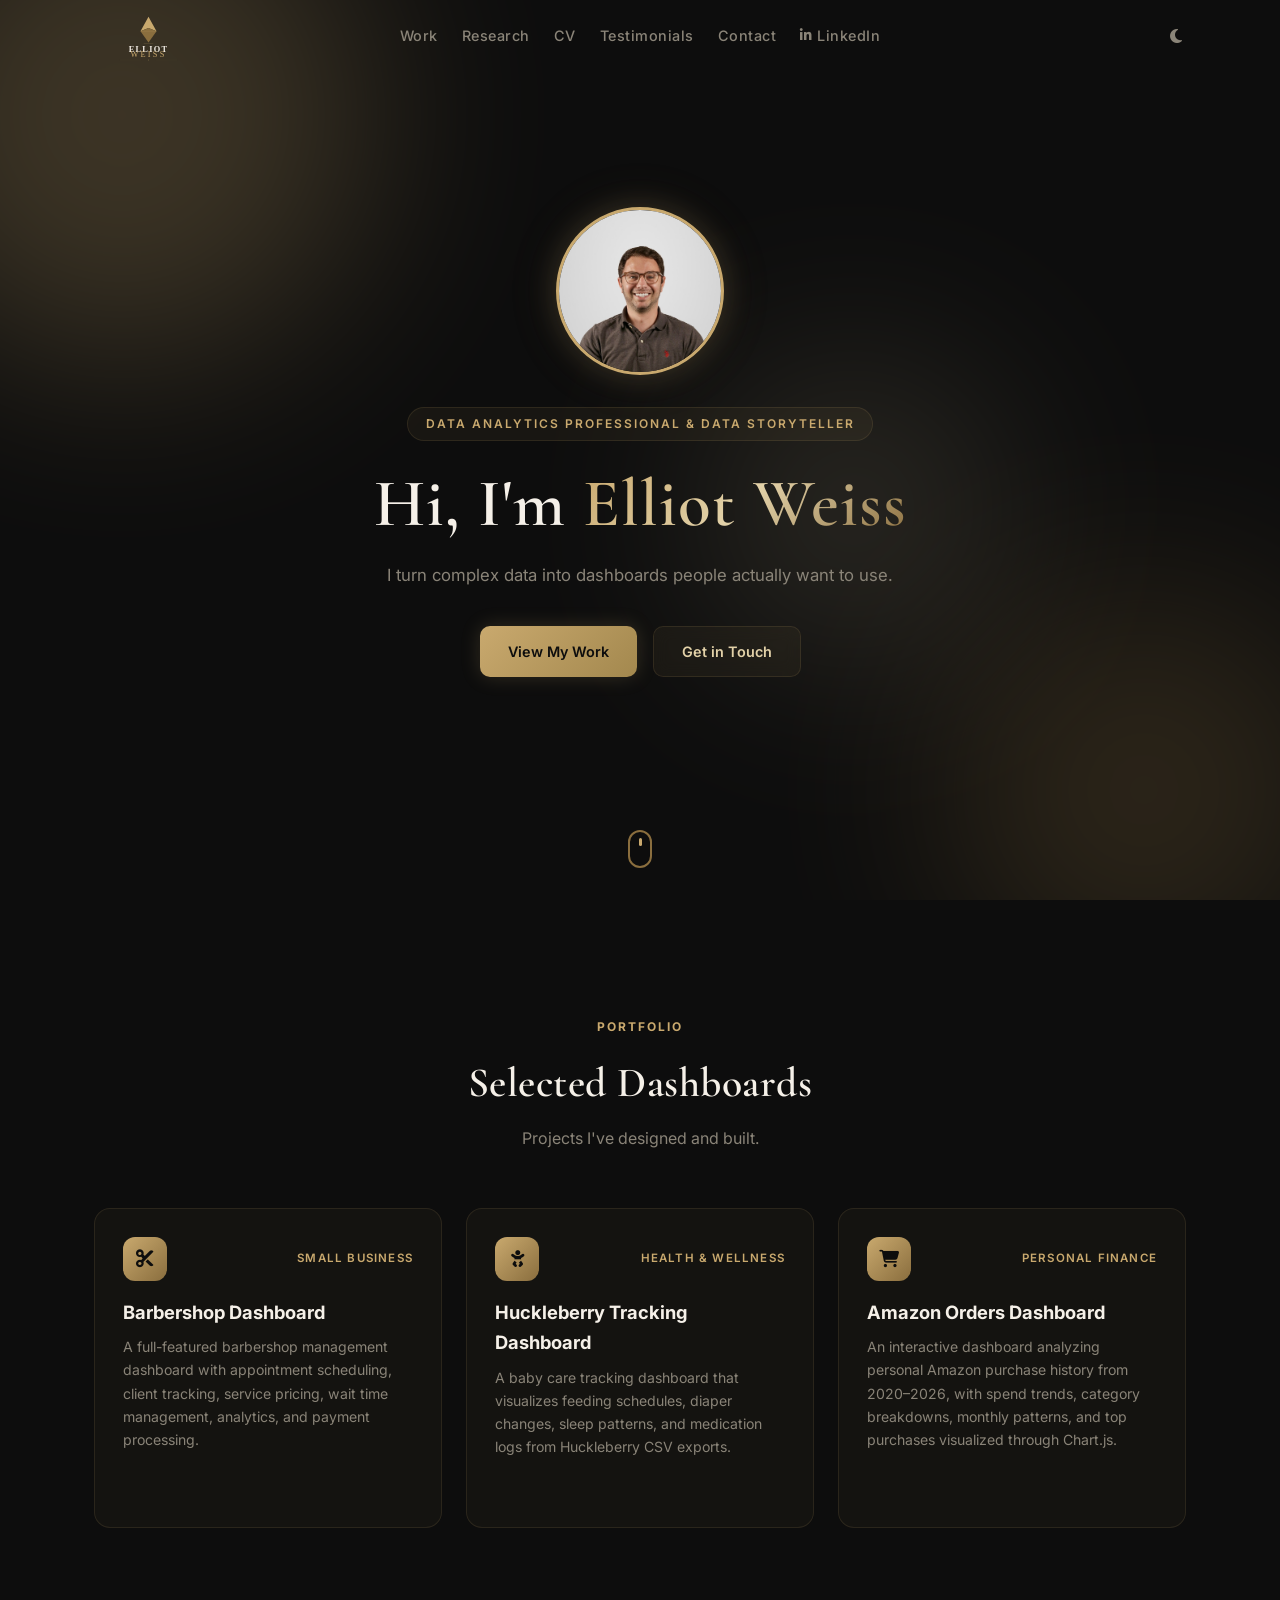
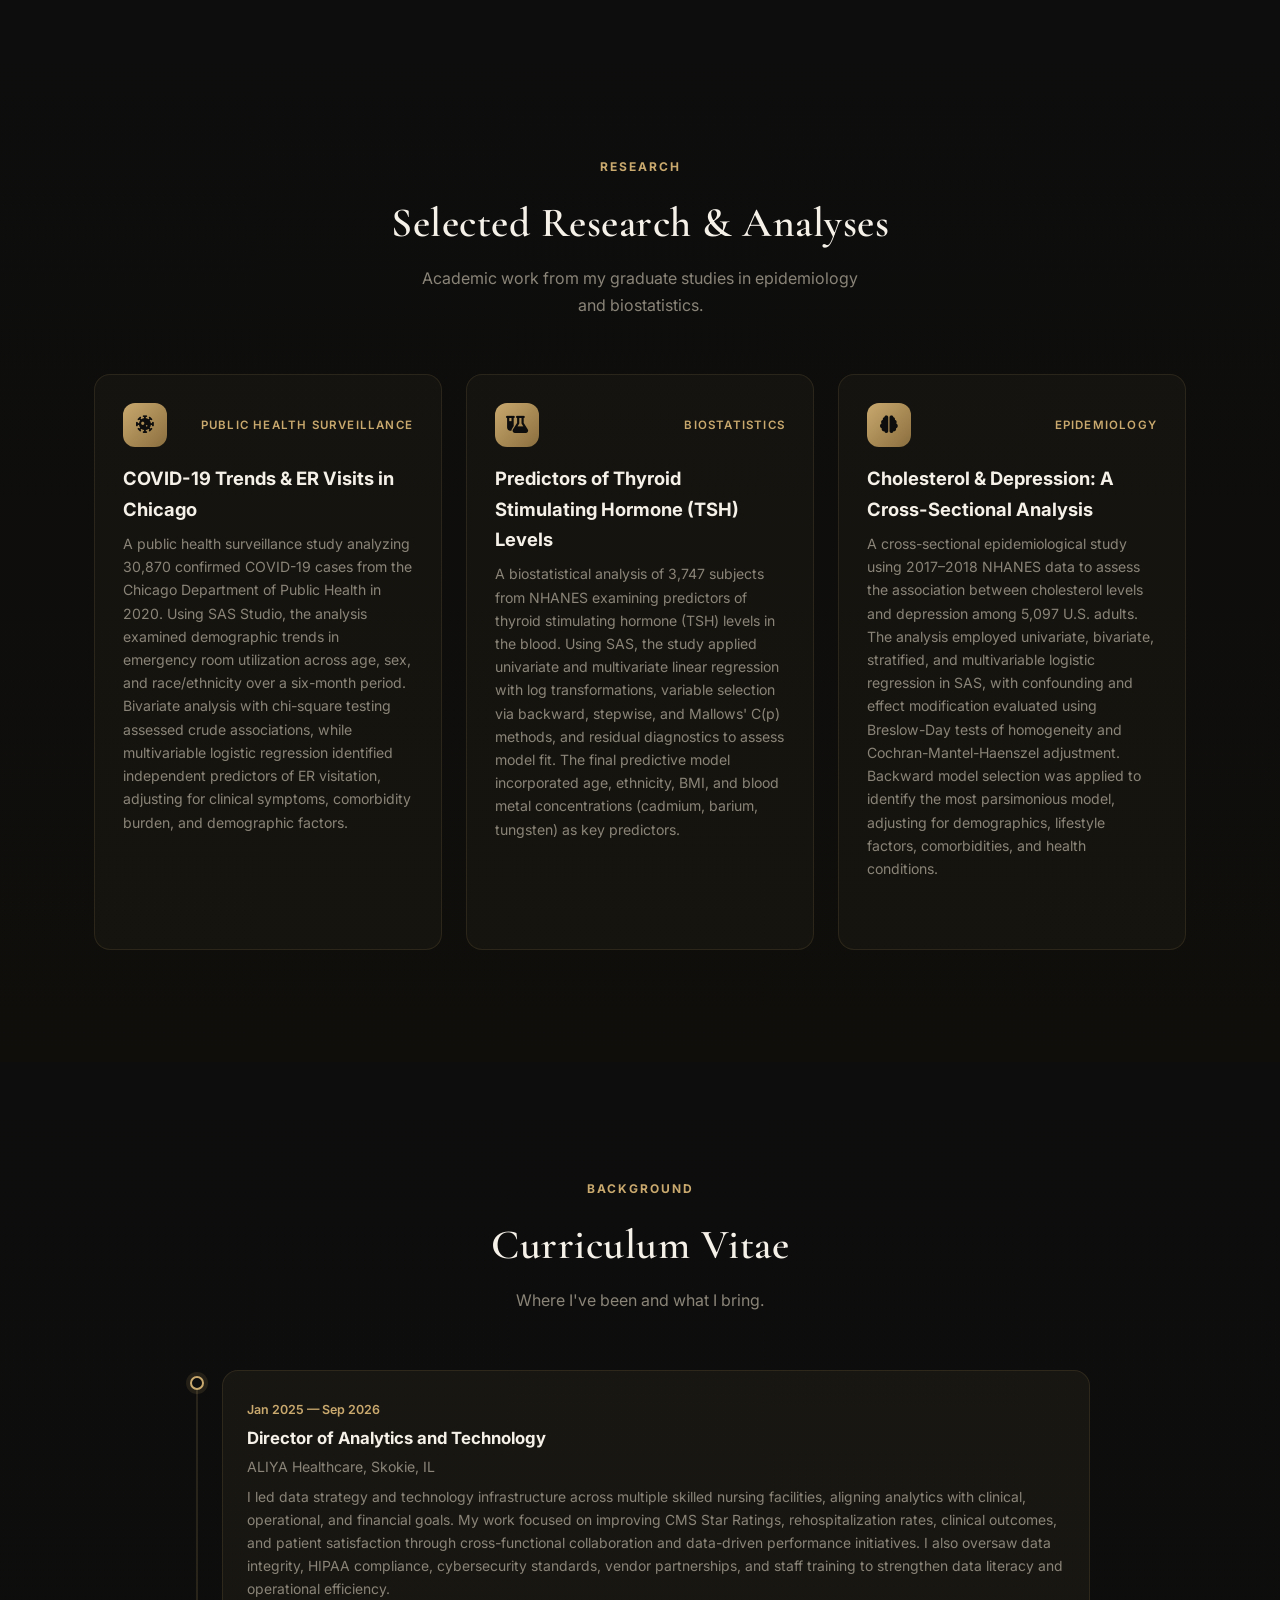
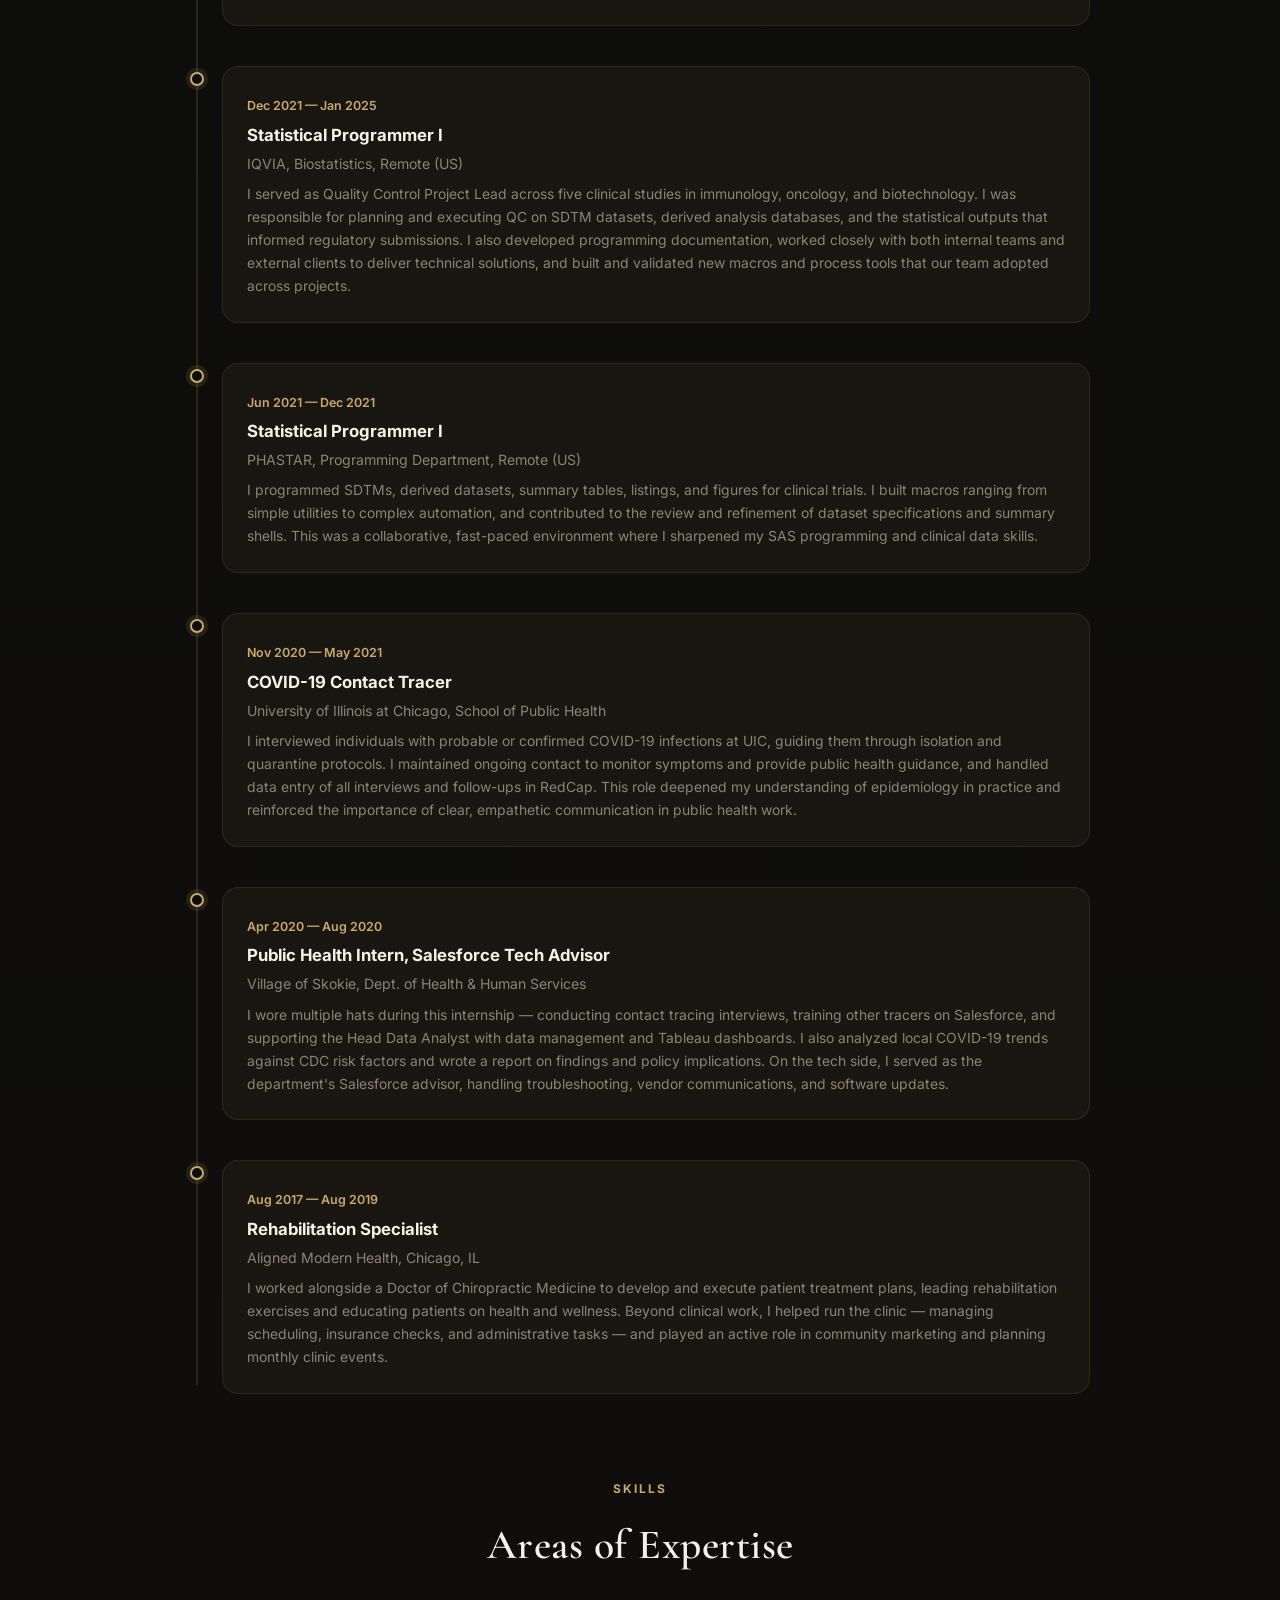
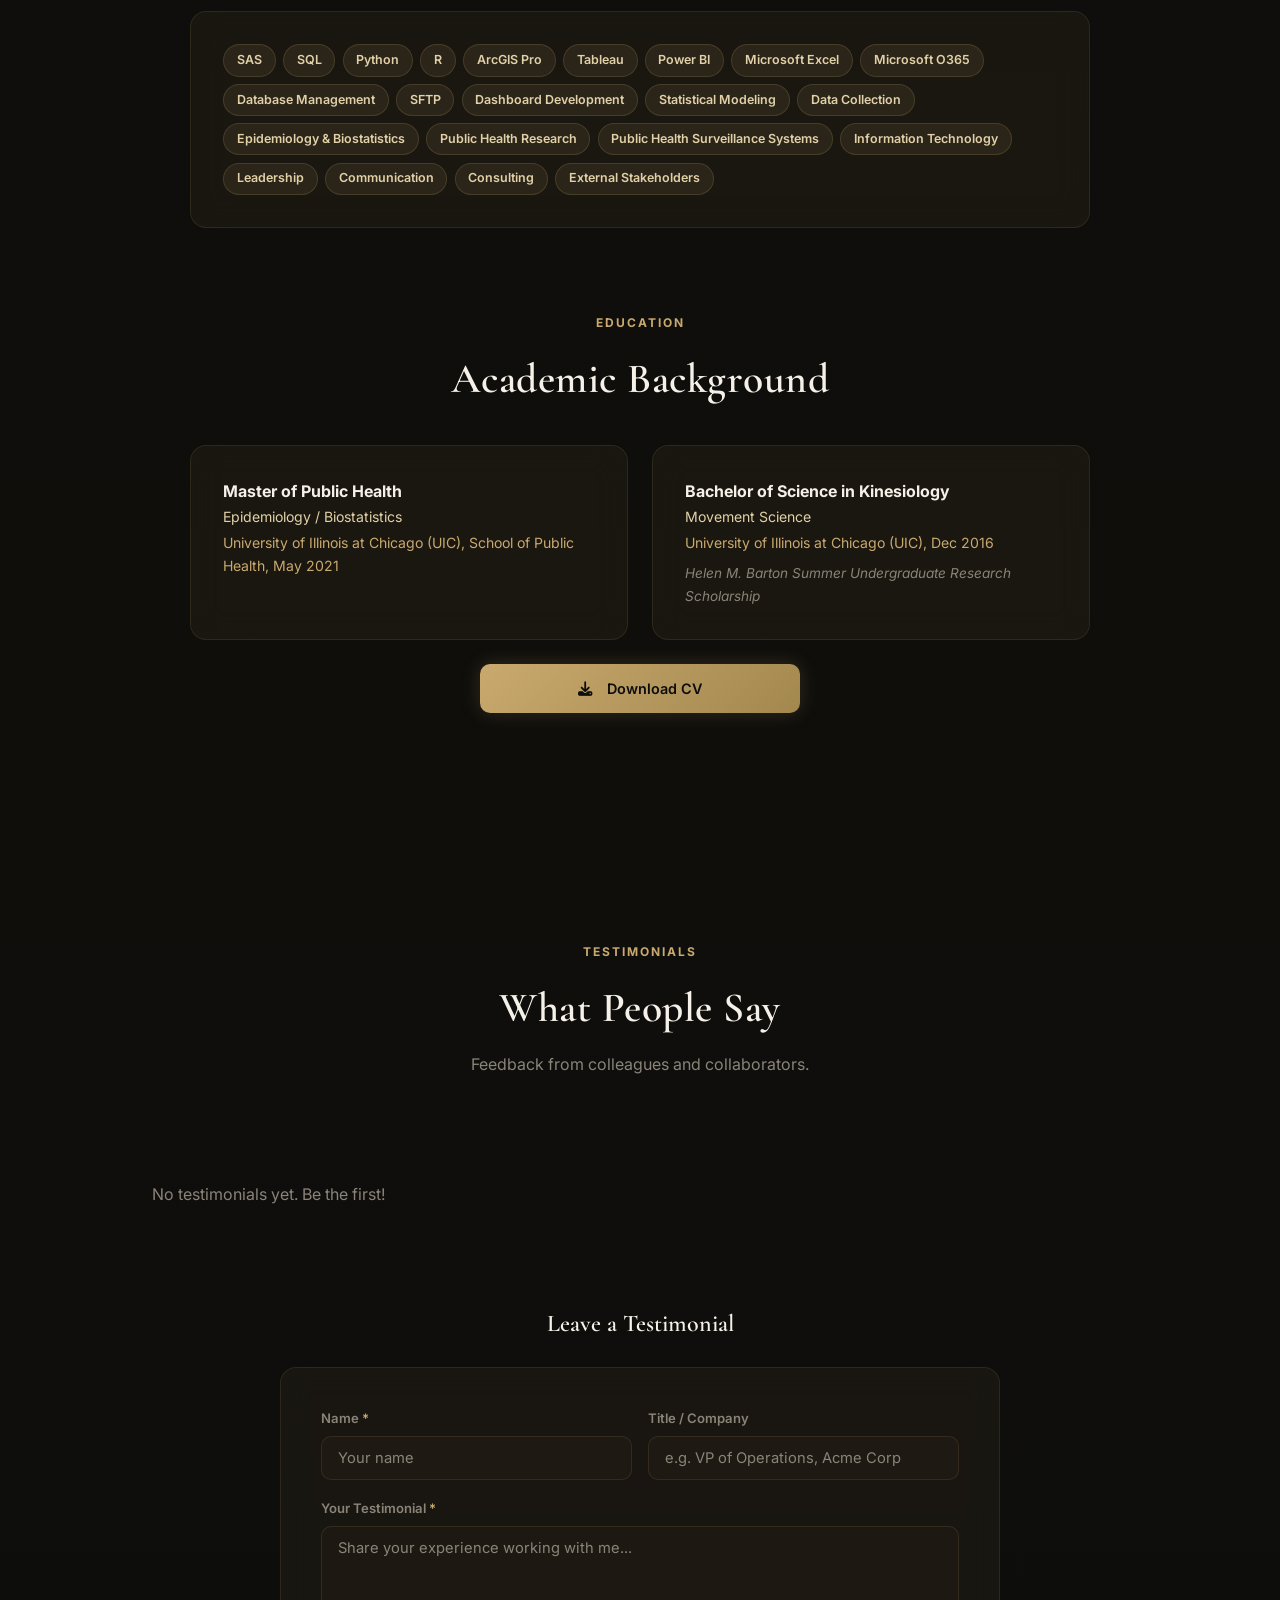
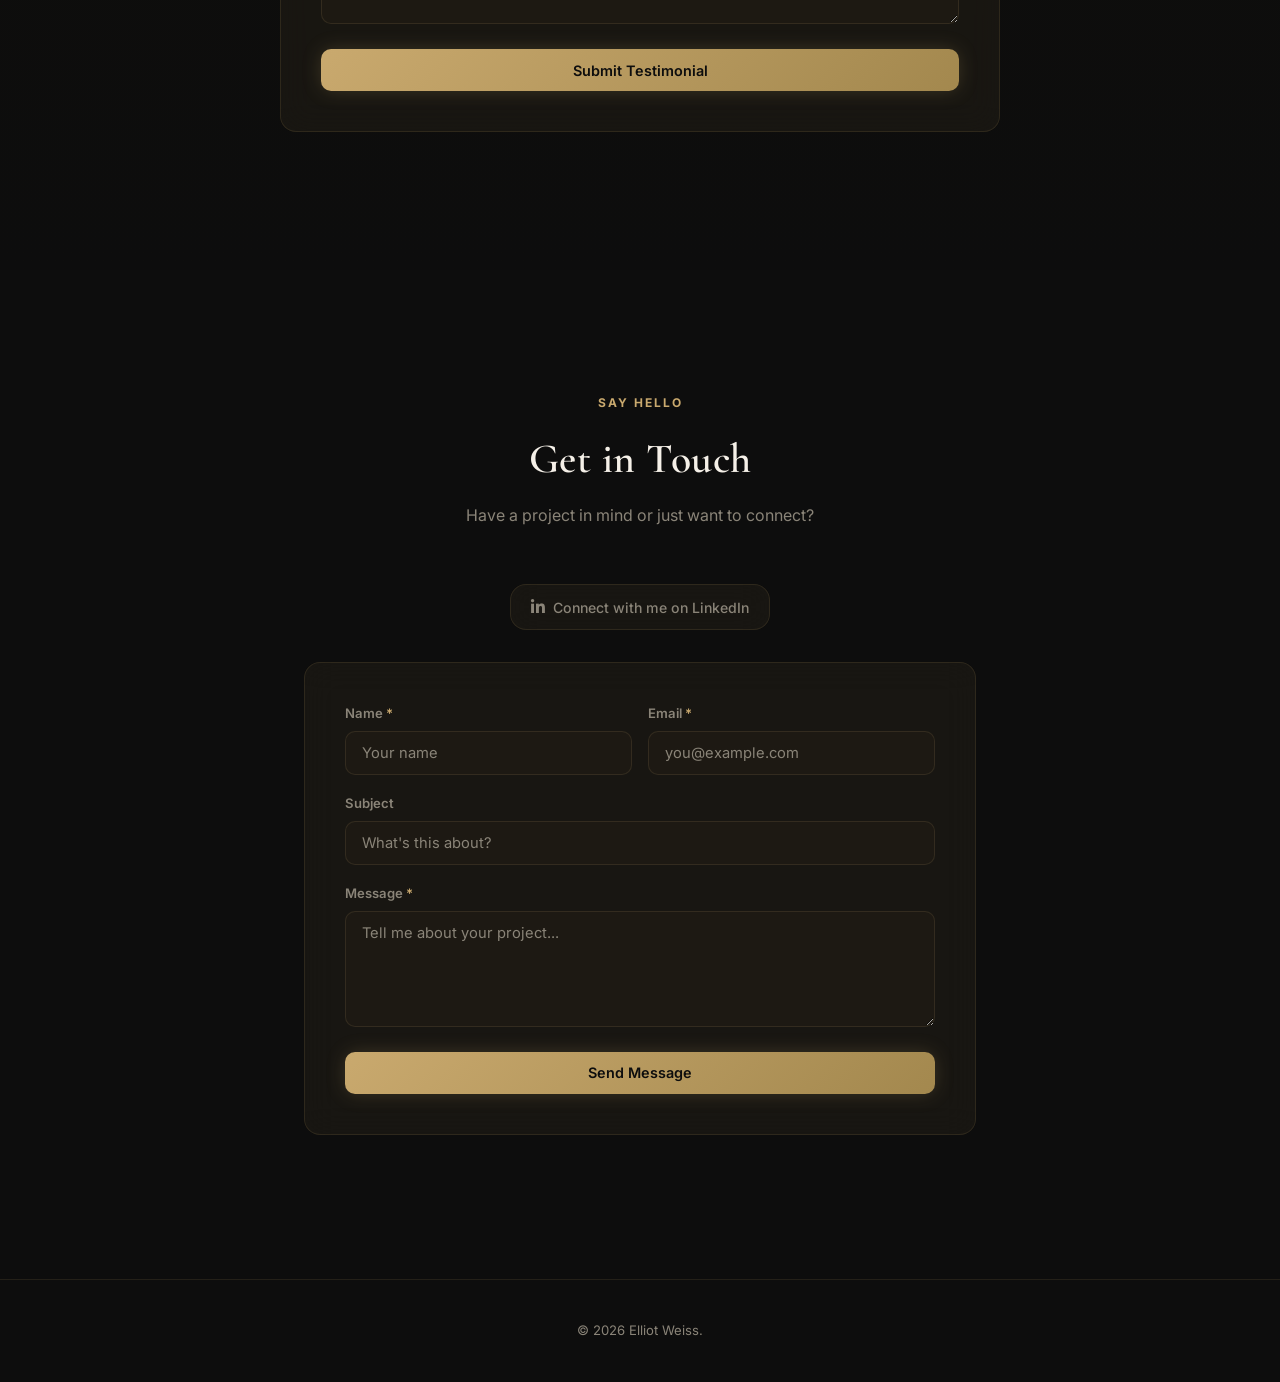
<file: index.html>
<!DOCTYPE html>
<html lang="en">
<head>
  <meta charset="UTF-8">
  <meta name="viewport" content="width=device-width, initial-scale=1.0">
  <title>Elliot Weiss — Data Analytics & Dashboard Portfolio</title>
  <meta name="google-site-verification" content="f-C87Oy6YEfUDrkVESBtWCWHEvWhY3kWT3W2vEYJ70Q">
  <meta name="description" content="Portfolio of Elliot Weiss — data analytics professional specializing in dashboards, data storytelling, epidemiology, and biostatistics. View interactive dashboards, research, and more.">
  <link rel="canonical" href="https://elliot-weiss.com/">

  <!-- Favicon -->
  <link rel="icon" type="image/x-icon" href="static/favicon.ico">
  <link rel="apple-touch-icon" href="static/apple-touch-icon.png">

  <!-- Open Graph -->
  <meta property="og:type" content="website">
  <meta property="og:url" content="https://elliot-weiss.com/">
  <meta property="og:title" content="Elliot Weiss — Data Analytics & Dashboard Portfolio">
  <meta property="og:description" content="I turn complex data into dashboards people actually want to use. View interactive dashboards, epidemiology research, and more.">
  <meta property="og:image" content="https://elliot-weiss.com/static/headshot.jpeg">
  <meta property="og:image:width" content="600">
  <meta property="og:image:height" content="600">

  <!-- Structured Data -->
  <script type="application/ld+json">
  {
    "@context": "https://schema.org",
    "@type": "Person",
    "name": "Elliot Weiss",
    "url": "https://elliot-weiss.com",
    "jobTitle": "Director of Analytics and Technology",
    "sameAs": ["https://linkedin.com/in/eweiss225"],
    "knowsAbout": ["Data Analytics", "Dashboard Development", "Epidemiology", "Biostatistics", "Data Storytelling", "SAS", "SQL", "Python", "Tableau", "Power BI"],
    "image": "https://elliot-weiss.com/static/headshot.jpeg"
  }
  </script>

  <link rel="preconnect" href="https://fonts.googleapis.com">
  <link href="https://fonts.googleapis.com/css2?family=Cormorant+Garamond:wght@300;400;500;600;700&family=Inter:wght@400;500;600;700;800;900&display=swap" rel="stylesheet">
  <link rel="stylesheet" href="https://cdnjs.cloudflare.com/ajax/libs/font-awesome/6.5.1/css/all.min.css">
  <link rel="stylesheet" href="static/style.css">
  <!-- Google Analytics -->
  <script async src="https://www.googletagmanager.com/gtag/js?id=G-BVHH5S75TG"></script>
  <script>
    window.dataLayer = window.dataLayer || [];
    function gtag(){dataLayer.push(arguments);}
    gtag('js', new Date());
    gtag('config', 'G-BVHH5S75TG');
  </script>
</head>
<body>

  <!-- ─── Navbar ─── -->
  <nav id="navbar">
    <div class="nav-inner">
      <a href="#hero" class="logo"><img src="static/logo.svg" alt="Elliot Weiss" class="nav-logo-img"></a>
      <div class="nav-links" id="navLinks">
        <a href="#work">Work</a>
        <a href="#research">Research</a>
        <a href="#cv">CV</a>
        <a href="#testimonials">Testimonials</a>
        <a href="#contact">Contact</a>
        <a href="https://linkedin.com/in/eweiss225" target="_blank" rel="noopener" class="nav-linkedin"><i class="fa-brands fa-linkedin-in"></i> LinkedIn</a>
      </div>
      <div class="nav-right">
        <button class="theme-toggle" id="themeToggle" aria-label="Toggle light/dark mode">
          <i class="fa-solid fa-moon"></i>
          <i class="fa-solid fa-sun"></i>
        </button>
        <button class="hamburger" id="hamburger" aria-label="Menu">
        <span></span><span></span><span></span>
      </button>
      </div>
    </div>
  </nav>

  <!-- ─── Hero ─── -->
  <section id="hero">
    <div class="hero-bg">
      <div class="orb orb-1"></div>
      <div class="orb orb-2"></div>
      <div class="orb orb-3"></div>
    </div>
    <div class="hero-content">
      <img src="static/headshot.jpeg" alt="Elliot Weiss" class="hero-headshot" id="heroHeadshot" role="button" tabindex="0" aria-label="View headshot closeup">
      <div class="hero-badge">Data Analytics Professional &amp; Data Storyteller</div>
      <h1>Hi, I'm <span class="gradient-text">Elliot Weiss</span></h1>
      <p class="hero-sub">I turn complex data into dashboards people actually want to use.</p>
      <div class="hero-cta">
        <a href="#work" class="btn btn-glow">View My Work</a>
        <a href="#contact" class="btn btn-glass">Get in Touch</a>
      </div>
    </div>
    <div class="scroll-indicator">
      <div class="mouse"><div class="wheel"></div></div>
    </div>
  </section>

  <!-- ─── Work ─── -->
  <section id="work">
    <div class="container">
      <div class="section-header">
        <span class="section-tag">Portfolio</span>
        <h2>Selected Dashboards</h2>
        <p>Projects I've designed and built.</p>
      </div>
      <div class="card-grid">
        
        <article class="card reveal" style="--accent: #7c3aed" data-dashboard="static/dashboards/barbershop.html" data-title="Barbershop Dashboard">
          <div class="card-top">
            <div class="card-icon"><i class="fa-solid fa-scissors"></i></div>
            <span class="card-cat">Small Business</span>
          </div>
          <h3>Barbershop Dashboard</h3>
          <p>A full-featured barbershop management dashboard with appointment scheduling, client tracking, service pricing, wait time management, analytics, and payment processing.</p>
          <div class="card-view-label">Click to preview <i class="fa-solid fa-arrow-up-right-from-square"></i></div>
          <div class="card-glow"></div>
        </article>
        
        <article class="card reveal" style="--accent: #D9856A" data-dashboard="static/dashboards/gabby.html" data-title="Huckleberry Tracking Dashboard">
          <div class="card-top">
            <div class="card-icon"><i class="fa-solid fa-baby"></i></div>
            <span class="card-cat">Health &amp; Wellness</span>
          </div>
          <h3>Huckleberry Tracking Dashboard</h3>
          <p>A baby care tracking dashboard that visualizes feeding schedules, diaper changes, sleep patterns, and medication logs from Huckleberry CSV exports.</p>
          <div class="card-view-label">Click to preview <i class="fa-solid fa-arrow-up-right-from-square"></i></div>
          <div class="card-glow"></div>
        </article>
        
        <article class="card reveal" style="--accent: #185FA5" data-dashboard="static/dashboards/amazon.html" data-title="Amazon Orders Dashboard">
          <div class="card-top">
            <div class="card-icon"><i class="fa-solid fa-cart-shopping"></i></div>
            <span class="card-cat">Personal Finance</span>
          </div>
          <h3>Amazon Orders Dashboard</h3>
          <p>An interactive dashboard analyzing personal Amazon purchase history from 2020–2026, with spend trends, category breakdowns, monthly patterns, and top purchases visualized through Chart.js.</p>
          <div class="card-view-label">Click to preview <i class="fa-solid fa-arrow-up-right-from-square"></i></div>
          <div class="card-glow"></div>
        </article>
        
      </div>

      <!-- Headshot Modal -->
      <div class="headshot-modal" id="headshotModal" role="dialog" aria-modal="true" aria-label="Headshot closeup">
        <div class="headshot-modal-card">
          <button class="headshot-modal-close" id="headshotModalClose" aria-label="Close">
            <i class="fa-solid fa-xmark"></i>
          </button>
          <img src="static/headshot-full.jpeg" alt="Elliot Weiss headshot closeup" class="headshot-modal-img">
        </div>
      </div>

      <!-- Dashboard Modal -->
      <div class="modal-overlay" id="dashboardModal">
        <div class="modal-header">
          <span class="modal-title" id="modalTitle"></span>
          <button class="modal-close" id="modalClose"><i class="fa-solid fa-xmark"></i> Close</button>
        </div>
        <div class="modal-iframe-wrap" id="modalIframeWrap">
          <iframe class="modal-iframe" id="modalIframe" src="" frameborder="0"></iframe>
        </div>
      </div>
    </div>
  </section>

  <!-- ─── Research ─── -->
  <section id="research">
    <div class="container">
      <div class="section-header">
        <span class="section-tag">Research</span>
        <h2>Selected Research &amp; Analyses</h2>
        <p>Academic work from my graduate studies in epidemiology and biostatistics.</p>
      </div>
      <div class="card-grid">
        
        <a href="static/research/covid_er_visits.pdf" target="_blank" rel="noopener" class="card research-card reveal" style="--accent: #c9a96e; display:block; text-decoration:none; color:inherit;">
          <div class="card-top">
            <div class="card-icon"><i class="fa-solid fa-virus-covid"></i></div>
            <span class="card-cat">Public Health Surveillance</span>
          </div>
          <h3>COVID-19 Trends &amp; ER Visits in Chicago</h3>
          <p>A public health surveillance study analyzing 30,870 confirmed COVID-19 cases from the Chicago Department of Public Health in 2020. Using SAS Studio, the analysis examined demographic trends in emergency room utilization across age, sex, and race/ethnicity over a six-month period. Bivariate analysis with chi-square testing assessed crude associations, while multivariable logistic regression identified independent predictors of ER visitation, adjusting for clinical symptoms, comorbidity burden, and demographic factors.</p>
          <div class="card-view-label">Click to view <i class="fa-solid fa-file-pdf"></i></div>
          <div class="card-glow"></div>
        </a>
        
        <a href="static/research/biostats_tsh.pdf" target="_blank" rel="noopener" class="card research-card reveal" style="--accent: #c9a96e; display:block; text-decoration:none; color:inherit;">
          <div class="card-top">
            <div class="card-icon"><i class="fa-solid fa-flask-vial"></i></div>
            <span class="card-cat">Biostatistics</span>
          </div>
          <h3>Predictors of Thyroid Stimulating Hormone (TSH) Levels</h3>
          <p>A biostatistical analysis of 3,747 subjects from NHANES examining predictors of thyroid stimulating hormone (TSH) levels in the blood. Using SAS, the study applied univariate and multivariate linear regression with log transformations, variable selection via backward, stepwise, and Mallows&#39; C(p) methods, and residual diagnostics to assess model fit. The final predictive model incorporated age, ethnicity, BMI, and blood metal concentrations (cadmium, barium, tungsten) as key predictors.</p>
          <div class="card-view-label">Click to view <i class="fa-solid fa-file-pdf"></i></div>
          <div class="card-glow"></div>
        </a>
        
        <a href="static/research/cholesterol_depression.pdf" target="_blank" rel="noopener" class="card research-card reveal" style="--accent: #c9a96e; display:block; text-decoration:none; color:inherit;">
          <div class="card-top">
            <div class="card-icon"><i class="fa-solid fa-brain"></i></div>
            <span class="card-cat">Epidemiology</span>
          </div>
          <h3>Cholesterol &amp; Depression: A Cross-Sectional Analysis</h3>
          <p>A cross-sectional epidemiological study using 2017–2018 NHANES data to assess the association between cholesterol levels and depression among 5,097 U.S. adults. The analysis employed univariate, bivariate, stratified, and multivariable logistic regression in SAS, with confounding and effect modification evaluated using Breslow-Day tests of homogeneity and Cochran-Mantel-Haenszel adjustment. Backward model selection was applied to identify the most parsimonious model, adjusting for demographics, lifestyle factors, comorbidities, and health conditions.</p>
          <div class="card-view-label">Click to view <i class="fa-solid fa-file-pdf"></i></div>
          <div class="card-glow"></div>
        </a>
        
      </div>
    </div>
  </section>

  <!-- ─── CV ─── -->
  <section id="cv">
    <div class="container">
      <div class="section-header">
        <span class="section-tag">Background</span>
        <h2>Curriculum Vitae</h2>
        <p>Where I've been and what I bring.</p>
      </div>

      <div class="cv-layout-full">
        <!-- Timeline -->
        <div class="timeline">
          
          <div class="tl-item reveal">
            <div class="tl-dot"></div>
            <div class="tl-card">
              <span class="tl-year">Jan 2025 — Sep 2026</span>
              <h4>Director of Analytics and Technology</h4>
              <span class="tl-company">ALIYA Healthcare, Skokie, IL</span>
              <p>I led data strategy and technology infrastructure across multiple skilled nursing facilities, aligning analytics with clinical, operational, and financial goals. My work focused on improving CMS Star Ratings, rehospitalization rates, clinical outcomes, and patient satisfaction through cross-functional collaboration and data-driven performance initiatives. I also oversaw data integrity, HIPAA compliance, cybersecurity standards, vendor partnerships, and staff training to strengthen data literacy and operational efficiency.</p>
            </div>
          </div>
          
          <div class="tl-item reveal">
            <div class="tl-dot"></div>
            <div class="tl-card">
              <span class="tl-year">Dec 2021 — Jan 2025</span>
              <h4>Statistical Programmer I</h4>
              <span class="tl-company">IQVIA, Biostatistics, Remote (US)</span>
              <p>I served as Quality Control Project Lead across five clinical studies in immunology, oncology, and biotechnology. I was responsible for planning and executing QC on SDTM datasets, derived analysis databases, and the statistical outputs that informed regulatory submissions. I also developed programming documentation, worked closely with both internal teams and external clients to deliver technical solutions, and built and validated new macros and process tools that our team adopted across projects.</p>
            </div>
          </div>
          
          <div class="tl-item reveal">
            <div class="tl-dot"></div>
            <div class="tl-card">
              <span class="tl-year">Jun 2021 — Dec 2021</span>
              <h4>Statistical Programmer I</h4>
              <span class="tl-company">PHASTAR, Programming Department, Remote (US)</span>
              <p>I programmed SDTMs, derived datasets, summary tables, listings, and figures for clinical trials. I built macros ranging from simple utilities to complex automation, and contributed to the review and refinement of dataset specifications and summary shells. This was a collaborative, fast-paced environment where I sharpened my SAS programming and clinical data skills.</p>
            </div>
          </div>
          
          <div class="tl-item reveal">
            <div class="tl-dot"></div>
            <div class="tl-card">
              <span class="tl-year">Nov 2020 — May 2021</span>
              <h4>COVID-19 Contact Tracer</h4>
              <span class="tl-company">University of Illinois at Chicago, School of Public Health</span>
              <p>I interviewed individuals with probable or confirmed COVID-19 infections at UIC, guiding them through isolation and quarantine protocols. I maintained ongoing contact to monitor symptoms and provide public health guidance, and handled data entry of all interviews and follow-ups in RedCap. This role deepened my understanding of epidemiology in practice and reinforced the importance of clear, empathetic communication in public health work.</p>
            </div>
          </div>
          
          <div class="tl-item reveal">
            <div class="tl-dot"></div>
            <div class="tl-card">
              <span class="tl-year">Apr 2020 — Aug 2020</span>
              <h4>Public Health Intern, Salesforce Tech Advisor</h4>
              <span class="tl-company">Village of Skokie, Dept. of Health &amp; Human Services</span>
              <p>I wore multiple hats during this internship — conducting contact tracing interviews, training other tracers on Salesforce, and supporting the Head Data Analyst with data management and Tableau dashboards. I also analyzed local COVID-19 trends against CDC risk factors and wrote a report on findings and policy implications. On the tech side, I served as the department&#39;s Salesforce advisor, handling troubleshooting, vendor communications, and software updates.</p>
            </div>
          </div>
          
          <div class="tl-item reveal">
            <div class="tl-dot"></div>
            <div class="tl-card">
              <span class="tl-year">Aug 2017 — Aug 2019</span>
              <h4>Rehabilitation Specialist</h4>
              <span class="tl-company">Aligned Modern Health, Chicago, IL</span>
              <p>I worked alongside a Doctor of Chiropractic Medicine to develop and execute patient treatment plans, leading rehabilitation exercises and educating patients on health and wellness. Beyond clinical work, I helped run the clinic — managing scheduling, insurance checks, and administrative tasks — and played an active role in community marketing and planning monthly clinic events.</p>
            </div>
          </div>
          
        </div>

        <!-- Areas of Expertise -->
        <div class="cv-sub-section">
          <div class="section-header">
            <span class="section-tag">Skills</span>
            <h2>Areas of Expertise</h2>
          </div>
          <div class="cv-full-block glass-card reveal">
            <div class="skill-cloud">
              
              <span class="skill-pill">SAS</span>
              
              <span class="skill-pill">SQL</span>
              
              <span class="skill-pill">Python</span>
              
              <span class="skill-pill">R</span>
              
              <span class="skill-pill">ArcGIS Pro</span>
              
              <span class="skill-pill">Tableau</span>
              
              <span class="skill-pill">Power BI</span>
              
              <span class="skill-pill">Microsoft Excel</span>
              
              <span class="skill-pill">Microsoft O365</span>
              
              <span class="skill-pill">Database Management</span>
              
              <span class="skill-pill">SFTP</span>
              
              <span class="skill-pill">Dashboard Development</span>
              
              <span class="skill-pill">Statistical Modeling</span>
              
              <span class="skill-pill">Data Collection</span>
              
              <span class="skill-pill">Epidemiology &amp; Biostatistics</span>
              
              <span class="skill-pill">Public Health Research</span>
              
              <span class="skill-pill">Public Health Surveillance Systems</span>
              
              <span class="skill-pill">Information Technology</span>
              
              <span class="skill-pill">Leadership</span>
              
              <span class="skill-pill">Communication</span>
              
              <span class="skill-pill">Consulting</span>
              
              <span class="skill-pill">External Stakeholders</span>
              
            </div>
          </div>
        </div>

        <!-- Education -->
        <div class="cv-sub-section">
          <div class="section-header">
            <span class="section-tag">Education</span>
            <h2>Academic Background</h2>
          </div>
          <div class="cv-edu-grid">
            
            <div class="cv-full-block glass-card reveal">
              <p class="edu-degree">Master of Public Health</p>
              <p class="edu-concentration">Epidemiology / Biostatistics</p>
              <p class="edu-school">University of Illinois at Chicago (UIC), School of Public Health, May 2021</p>
              
            </div>
            
            <div class="cv-full-block glass-card reveal">
              <p class="edu-degree">Bachelor of Science in Kinesiology</p>
              <p class="edu-concentration">Movement Science</p>
              <p class="edu-school">University of Illinois at Chicago (UIC), Dec 2016</p>
              
              <p class="edu-detail">Helen M. Barton Summer Undergraduate Research Scholarship</p>
              
            </div>
            
          </div>
        </div>

        <a href="static/RESUME_ElliotWeiss.pdf" download class="btn btn-glow" style="max-width:320px;margin:1.5rem auto 0;text-align:center;display:flex;">
          <i class="fa-solid fa-download"></i>&ensp;Download CV
        </a>
      </div>
    </div>
  </section>

  <!-- ─── Testimonials ─── -->
  <section id="testimonials">
    <div class="container">
      <div class="section-header">
        <span class="section-tag">Testimonials</span>
        <h2>What People Say</h2>
        <p>Feedback from colleagues and collaborators.</p>
      </div>

      <div class="testimonial-grid" id="testimonialGrid">
        <p class="testimonial-empty" id="testimonialEmpty" style="text-align:center;color:var(--text-dim);">Loading testimonials...</p>
      </div>

      <div class="testimonial-form-wrap">
        <h3 class="testimonial-form-title">Leave a Testimonial</h3>
        <form class="contact-form glass-card reveal" id="testimonialForm" action="https://formsubmit.co/eweiss225@outlook.com" method="POST">
          <input type="hidden" name="_captcha" value="false">
          <input type="hidden" name="_next" value="https://elliot-weiss.com#testimonials">
          <input type="hidden" name="_subject" value="New Testimonial Submission">
          <input type="text" name="_honey" style="display:none">
          <div class="form-row">
            <div class="form-group">
              <label for="t-name">Name <span class="req">*</span></label>
              <input id="t-name" name="name" type="text" placeholder="Your name" required>
            </div>
            <div class="form-group">
              <label for="t-title">Title / Company</label>
              <input id="t-title" name="title" type="text" placeholder="e.g. VP of Operations, Acme Corp">
            </div>
          </div>
          <div class="form-group">
            <label for="t-quote">Your Testimonial <span class="req">*</span></label>
            <textarea id="t-quote" name="quote" rows="4" placeholder="Share your experience working with me..." required></textarea>
          </div>
          <button type="submit" class="btn btn-glow btn-full">
            <span class="btn-text">Submit Testimonial</span>
          </button>
        </form>
      </div>
    </div>
  </section>

  <!-- ─── Contact ─── -->
  <section id="contact">
    <div class="container container-sm">
      <div class="section-header">
        <span class="section-tag">Say Hello</span>
        <h2>Get in Touch</h2>
        <p>Have a project in mind or just want to connect?</p>
      </div>

      <div class="contact-links" style="margin-bottom:2rem;">
        <a href="https://linkedin.com/in/eweiss225" target="_blank" rel="noopener" class="contact-chip glass-card"><i class="fa-brands fa-linkedin-in"></i> Connect with me on LinkedIn</a>
      </div>

      <form class="contact-form glass-card reveal" id="contactForm" action="https://formsubmit.co/eweiss225@outlook.com" method="POST">
        <input type="hidden" name="_captcha" value="false">
        <input type="hidden" name="_next" value="https://elliot-weiss.com#contact">
        <input type="text" name="_honey" style="display:none">
        <div class="form-row">
          <div class="form-group">
            <label for="c-name">Name <span class="req">*</span></label>
            <input id="c-name" name="name" type="text" placeholder="Your name" required>
          </div>
          <div class="form-group">
            <label for="c-email">Email <span class="req">*</span></label>
            <input id="c-email" name="email" type="email" placeholder="you@example.com" required>
          </div>
        </div>
        <div class="form-group">
          <label for="c-subject">Subject</label>
          <input id="c-subject" name="_subject" type="text" placeholder="What's this about?">
        </div>
        <div class="form-group">
          <label for="c-message">Message <span class="req">*</span></label>
          <textarea id="c-message" name="message" rows="5" placeholder="Tell me about your project..." required></textarea>
        </div>
        <button type="submit" class="btn btn-glow btn-full">
          <span class="btn-text">Send Message</span>
        </button>
      </form>
    </div>
  </section>

  <!-- Back to top -->
  <button class="back-to-top" id="backToTop" aria-label="Back to top">
    <i class="fa-solid fa-arrow-up"></i>
    <span>Top</span>
  </button>

  <!-- ─── Footer ─── -->
  <footer>
    <div class="container">
      <p>&copy; 2026 Elliot Weiss.</p>
    </div>
  </footer>

  <script>
    /* ── Navbar scroll ── */
    const nav = document.getElementById('navbar');
    window.addEventListener('scroll', () => {
      nav.classList.toggle('scrolled', window.scrollY > 50);
    });

    /* ── Mobile menu ── */
    const hamburger = document.getElementById('hamburger');
    const navLinks  = document.getElementById('navLinks');
    hamburger.addEventListener('click', () => {
      hamburger.classList.toggle('active');
      navLinks.classList.toggle('open');
    });
    navLinks.querySelectorAll('a').forEach(a => a.addEventListener('click', () => {
      hamburger.classList.remove('active');
      navLinks.classList.remove('open');
      gtag('event', 'click_nav_link', { link: a.getAttribute('href') || a.textContent.trim() });
    }));

    /* ── Smooth scroll ── */
    document.querySelectorAll('a[href^="#"]').forEach(a => {
      a.addEventListener('click', e => {
        e.preventDefault();
        const el = document.querySelector(a.getAttribute('href'));
        if (el) el.scrollIntoView({ behavior: 'smooth', block: 'start' });
      });
    });

    /* ── Scroll reveal ── */
    const io = new IntersectionObserver(entries => {
      entries.forEach(e => { if (e.isIntersecting) e.target.classList.add('visible'); });
    }, { threshold: 0.12 });
    document.querySelectorAll('.reveal').forEach(el => io.observe(el));

    /* ── GA: Section views ── */
    const sectionsSeen = {};
    const sectionObs = new IntersectionObserver(entries => {
      entries.forEach(e => {
        if (e.isIntersecting && !sectionsSeen[e.target.id]) {
          sectionsSeen[e.target.id] = true;
          gtag('event', 'view_' + e.target.id, { section: e.target.id });
        }
      });
    }, { threshold: 0.25 });
    ['work','research','cv','testimonials','contact'].forEach(id => {
      const el = document.getElementById(id);
      if (el) sectionObs.observe(el);
    });

    /* ── GA: Research PDF clicks ── */
    document.querySelectorAll('.research-card').forEach(card => {
      card.addEventListener('click', () => {
        gtag('event', 'open_research_pdf', { paper: card.querySelector('h3').textContent });
      });
    });

    /* ── GA: Download CV ── */
    document.querySelector('a[download]')?.addEventListener('click', () => {
      gtag('event', 'download_cv');
    });

    /* ── GA: LinkedIn clicks ── */
    document.querySelectorAll('a[href*="linkedin"]').forEach(a => {
      a.addEventListener('click', () => {
        gtag('event', 'click_linkedin', { location: a.closest('section')?.id || 'navbar' });
      });
    });

    /* ── Card mouse glow ── */
    document.querySelectorAll('.card').forEach(card => {
      card.addEventListener('mousemove', e => {
        const r = card.getBoundingClientRect();
        card.style.setProperty('--mx', `${e.clientX - r.left}px`);
        card.style.setProperty('--my', `${e.clientY - r.top}px`);
      });
    });

    /* ── Dashboard modal ── */
    const modal  = document.getElementById('dashboardModal');
    const iframe = document.getElementById('modalIframe');
    const wrap   = document.getElementById('modalIframeWrap');
    const mTitle = document.getElementById('modalTitle');
    const mClose = document.getElementById('modalClose');

    function scaleIframe() {
      const wrapW = wrap.clientWidth;
      const scale = wrapW / 1440;
      iframe.style.transform = `scale(${scale})`;
      iframe.style.height = (wrap.clientHeight / scale) + 'px';
    }

    document.querySelectorAll('.card[data-dashboard]').forEach(card => {
      card.addEventListener('click', () => {
        const src   = card.dataset.dashboard;
        const title = card.dataset.title;
        if (!src) return;
        mTitle.textContent = title;
        iframe.src = src;
        modal.classList.add('open');
        document.body.style.overflow = 'hidden';
        requestAnimationFrame(scaleIframe);
        gtag('event', 'open_dashboard', { dashboard: title });
      });
    });

    window.addEventListener('resize', () => {
      if (modal.classList.contains('open')) scaleIframe();
    });

    mClose.addEventListener('click', () => {
      modal.classList.remove('open');
      iframe.src = '';
      document.body.style.overflow = '';
    });

    modal.addEventListener('click', e => {
      if (e.target === modal) {
        modal.classList.remove('open');
        iframe.src = '';
        document.body.style.overflow = '';
      }
    });

    /* ── Headshot modal ── */
    const hsModal = document.getElementById('headshotModal');
    const hsClose = document.getElementById('headshotModalClose');
    const hsImg   = document.getElementById('heroHeadshot');
    function openHeadshot() {
      hsModal.classList.add('open');
      document.body.style.overflow = 'hidden';
      gtag('event', 'open_headshot');
    }
    function closeHeadshot() {
      hsModal.classList.remove('open');
      document.body.style.overflow = '';
    }
    hsImg.addEventListener('click', openHeadshot);
    hsImg.addEventListener('keydown', e => {
      if (e.key === 'Enter' || e.key === ' ') { e.preventDefault(); openHeadshot(); }
    });
    hsClose.addEventListener('click', closeHeadshot);
    hsModal.addEventListener('click', e => {
      if (e.target === hsModal) closeHeadshot();
    });
    document.addEventListener('keydown', e => {
      if (e.key === 'Escape' && hsModal.classList.contains('open')) closeHeadshot();
    });

    /* ── Theme toggle (persisted) ── */
    const themeBtn = document.getElementById('themeToggle');
    if (localStorage.getItem('theme') === 'light') {
      document.documentElement.classList.add('light');
    }
    themeBtn.addEventListener('click', () => {
      document.documentElement.classList.toggle('light');
      const mode = document.documentElement.classList.contains('light') ? 'light' : 'dark';
      localStorage.setItem('theme', mode);
      gtag('event', 'toggle_theme', { mode: mode });
    });

    /* ── Back to top ── */
    const btt = document.getElementById('backToTop');
    window.addEventListener('scroll', () => {
      btt.classList.toggle('visible', window.scrollY > 600);
    });
    btt.addEventListener('click', () => {
      window.scrollTo({ top: 0, behavior: 'smooth' });
      gtag('event', 'click_back_to_top');
    });

    /* ── GA: Form submissions ── */
    document.getElementById('contactForm')?.addEventListener('submit', () => {
      gtag('event', 'submit_contact_form');
    });
    document.getElementById('testimonialForm')?.addEventListener('submit', () => {
      gtag('event', 'submit_testimonial');
    });

    /* ── Testimonials from Google Sheets ── */
    (function() {
      const SHEET_ID = '1KWxuZVZxIJ_vn7rwgjUt10K3ktzp2bXpeouAmqw_C-s';
      const url = `https://docs.google.com/spreadsheets/d/${SHEET_ID}/gviz/tq?tqx=out:csv`;
      const grid = document.getElementById('testimonialGrid');
      const empty = document.getElementById('testimonialEmpty');

      fetch(url)
        .then(r => r.text())
        .then(csv => {
          const rows = [];
          const lines = csv.split('\n');
          for (let i = 1; i < lines.length; i++) {
            const cols = [];
            let current = '';
            let inQuotes = false;
            for (let c = 0; c < lines[i].length; c++) {
              const ch = lines[i][c];
              if (ch === '"') { inQuotes = !inQuotes; }
              else if (ch === ',' && !inQuotes) { cols.push(current.trim()); current = ''; }
              else { current += ch; }
            }
            cols.push(current.trim());
            if (cols.length >= 4 && cols[3].toUpperCase() === 'Y') {
              rows.push({ name: cols[0], title: cols[1], quote: cols[2] });
            }
          }

          empty.remove();

          if (rows.length === 0) {
            grid.innerHTML = '<p class="testimonial-empty" style="text-align:center;color:var(--text-dim);grid-column:1/-1;">No testimonials yet. Be the first!</p>';
            return;
          }

          rows.forEach(t => {
            const card = document.createElement('div');
            card.className = 'testimonial-card glass-card reveal visible';
            card.innerHTML = `
              <i class="fa-solid fa-quote-left testimonial-quote-icon"></i>
              <p class="testimonial-quote">${t.quote.replace(/</g,'&lt;')}</p>
              <i class="fa-solid fa-quote-right testimonial-quote-icon testimonial-quote-close"></i>
              <div class="testimonial-author">
                <p class="testimonial-name">${t.name.replace(/</g,'&lt;')}</p>
                ${t.title ? '<p class="testimonial-title">' + t.title.replace(/</g,'&lt;') + '</p>' : ''}
              </div>
            `;
            grid.appendChild(card);
          });
        })
        .catch(() => {
          empty.textContent = 'No testimonials yet. Be the first!';
        });
    })();
  </script>
</body>
</html>
</file>
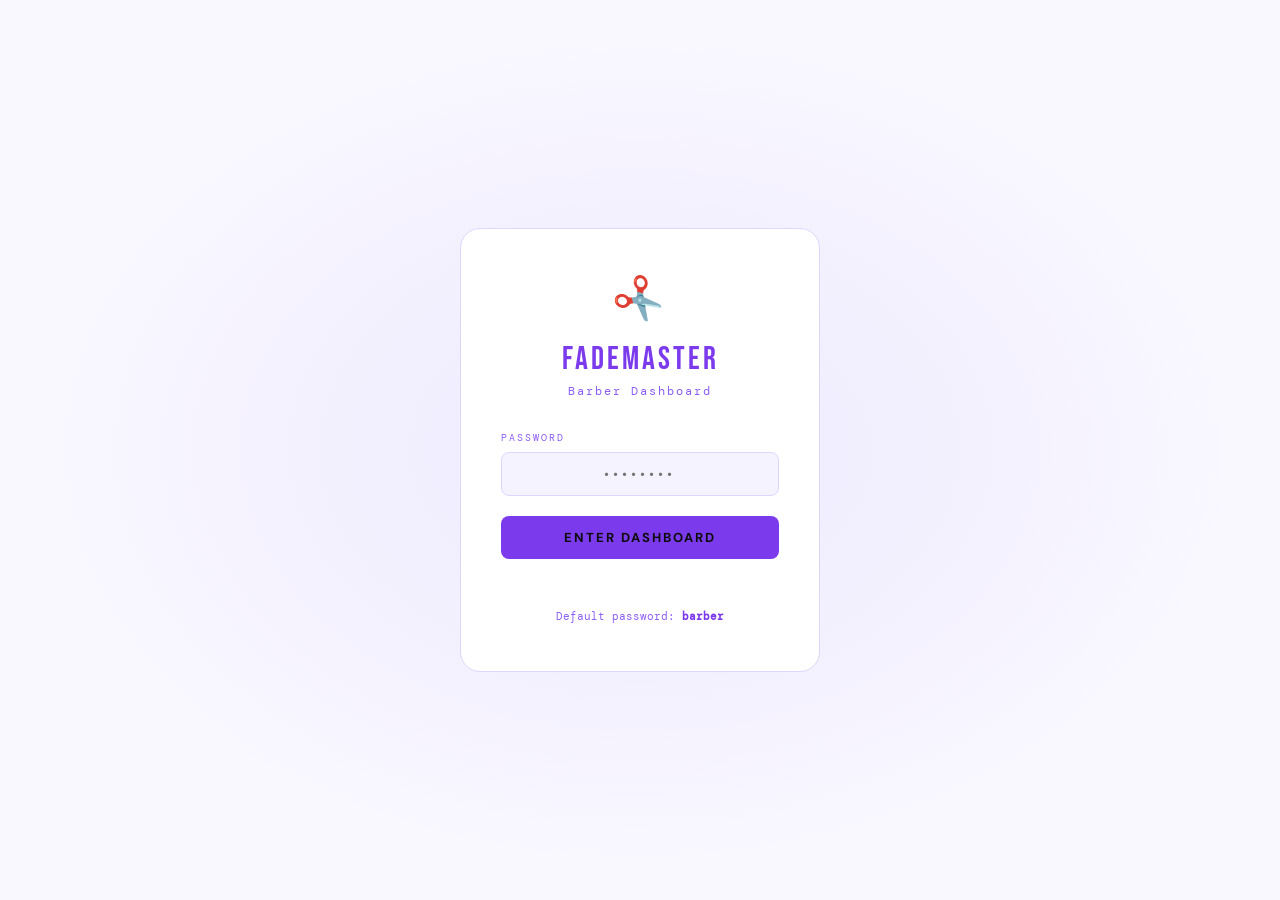
<file: static/dashboards/barbershop.html>
<!DOCTYPE html>
<html lang="en">
<head>
<meta charset="UTF-8">
<meta name="viewport" content="width=device-width, initial-scale=1.0">
<title>FadeMaster — Dashboard</title>
<link href="https://fonts.googleapis.com/css2?family=Bebas+Neue&family=DM+Sans:wght@300;400;500;600&family=DM+Mono:wght@400;500&display=swap" rel="stylesheet">
<style>
  :root{--bg:#faf8ff;--surface:#ffffff;--surface2:#f5f3ff;--border:#ddd6fe;--gold:#7c3aed;--gold-dim:#5b21b6;--red:#dc2626;--green:#059669;--text:#1e1b4b;--muted:#8b5cf6;}
  *{margin:0;padding:0;box-sizing:border-box;}
  body{background:var(--bg);color:var(--text);font-family:'DM Sans',sans-serif;min-height:100vh;}

  /* ── LOGIN ── */
  #loginScreen{min-height:100vh;display:flex;align-items:center;justify-content:center;background:radial-gradient(ellipse at center,#ede9fe 0%,#faf8ff 70%);}
  .login-card{background:var(--surface);border:1px solid var(--border);border-radius:20px;padding:48px 40px;width:360px;text-align:center;}
  .login-scissors{font-size:36px;transform:rotate(-45deg);display:inline-block;margin-bottom:16px;}
  .login-title{font-family:'Bebas Neue',sans-serif;font-size:32px;letter-spacing:3px;color:var(--gold);margin-bottom:4px;}
  .login-sub{font-size:12px;color:var(--muted);letter-spacing:2px;font-family:'DM Mono',monospace;margin-bottom:32px;}
  .login-label{font-size:10px;color:var(--muted);letter-spacing:2px;text-transform:uppercase;font-family:'DM Mono',monospace;display:block;text-align:left;margin-bottom:8px;}
  .login-input{width:100%;background:var(--surface2);border:1px solid var(--border);border-radius:8px;padding:12px 16px;color:var(--text);font-size:14px;font-family:'DM Sans',sans-serif;outline:none;transition:border-color .2s;margin-bottom:20px;text-align:center;letter-spacing:4px;}
  .login-input:focus{border-color:var(--gold-dim);}
  .login-btn{width:100%;background:var(--gold);color:#0d0d0d;border:none;padding:13px;border-radius:8px;font-size:13px;font-weight:700;letter-spacing:2px;text-transform:uppercase;cursor:pointer;transition:all .2s;font-family:'DM Sans',sans-serif;}
  .login-btn:hover{background:#e0bb60;}
  .login-error{color:var(--red);font-size:12px;margin-top:12px;min-height:18px;font-family:'DM Mono',monospace;}
  .login-hint{font-size:11px;color:var(--muted);margin-top:20px;font-family:'DM Mono',monospace;}

  /* ── APP ── */
  #app{display:none;}
  #app.visible{display:grid;grid-template-columns:240px 1fr;grid-template-rows:auto 1fr;min-height:100vh;}

  aside{grid-row:1/3;background:var(--surface);border-right:1px solid var(--border);padding:32px 0;display:flex;flex-direction:column;position:sticky;top:0;height:100vh;overflow-y:auto;}
  .logo{padding:0 28px 32px;border-bottom:1px solid var(--border);margin-bottom:24px;}
  .logo-title{font-family:'Bebas Neue',sans-serif;font-size:28px;letter-spacing:3px;color:var(--gold);line-height:1;}
  .logo-sub{font-size:10px;color:var(--muted);letter-spacing:2px;text-transform:uppercase;margin-top:4px;font-family:'DM Mono',monospace;}
  nav a{display:flex;align-items:center;gap:12px;padding:12px 28px;color:var(--muted);text-decoration:none;font-size:13px;font-weight:500;letter-spacing:.5px;transition:all .2s;border-left:2px solid transparent;cursor:pointer;}
  nav a:hover,nav a.active{color:var(--text);border-left-color:var(--gold);background:rgba(201,168,76,.06);}
  nav a.active{color:var(--gold);}
  nav .nav-icon{font-size:16px;width:20px;text-align:center;}
  .sidebar-footer{margin-top:auto;padding:24px 28px 0;border-top:1px solid var(--border);font-size:11px;color:var(--muted);font-family:'DM Mono',monospace;}
  .status-dot{display:inline-block;width:6px;height:6px;border-radius:50%;background:var(--green);margin-right:6px;animation:pulse 2s infinite;}
  @keyframes pulse{0%,100%{opacity:1}50%{opacity:.4}}

  header{background:var(--surface);border-bottom:1px solid var(--border);padding:20px 36px;display:flex;align-items:center;justify-content:space-between;}
  .header-title{font-family:'Bebas Neue',sans-serif;font-size:20px;letter-spacing:2px;}
  .header-date{font-family:'DM Mono',monospace;font-size:12px;color:var(--muted);}
  .open-toggle{display:flex;align-items:center;gap:10px;cursor:pointer;}
  .toggle-label{font-size:12px;font-weight:600;letter-spacing:1px;text-transform:uppercase;}
  .toggle-switch{width:44px;height:24px;background:var(--border);border-radius:12px;position:relative;transition:background .3s;cursor:pointer;}
  .toggle-switch.on{background:var(--green);}
  .toggle-switch::after{content:'';position:absolute;width:18px;height:18px;background:white;border-radius:50%;top:3px;left:3px;transition:transform .3s;}
  .toggle-switch.on::after{transform:translateX(20px);}

  main{padding:36px;overflow-y:auto;}
  .panel{display:none;}.panel.active{display:block;}

  .stats-grid{display:grid;grid-template-columns:repeat(4,1fr);gap:16px;margin-bottom:32px;}
  .stat-card{background:var(--surface);border:1px solid var(--border);border-radius:12px;padding:22px;position:relative;overflow:hidden;transition:border-color .2s;}
  .stat-card:hover{border-color:var(--gold-dim);}
  .stat-card::before{content:'';position:absolute;top:0;left:0;right:0;height:2px;background:var(--gold);opacity:.6;}
  .stat-label{font-size:10px;color:var(--muted);letter-spacing:2px;text-transform:uppercase;font-family:'DM Mono',monospace;margin-bottom:10px;}
  .stat-value{font-family:'Bebas Neue',sans-serif;font-size:42px;line-height:1;color:var(--gold);}
  .stat-sub{font-size:11px;color:var(--muted);margin-top:6px;}
  .stat-icon{position:absolute;top:18px;right:18px;font-size:24px;opacity:.15;}

  .section-header{display:flex;align-items:center;justify-content:space-between;margin-bottom:20px;}
  .section-title{font-family:'Bebas Neue',sans-serif;font-size:20px;letter-spacing:2px;}
  .btn{background:var(--gold);color:#0d0d0d;border:none;padding:8px 18px;border-radius:6px;font-size:12px;font-weight:700;letter-spacing:1px;text-transform:uppercase;cursor:pointer;transition:all .2s;font-family:'DM Sans',sans-serif;}
  .btn:hover{background:#e0bb60;transform:translateY(-1px);}
  .btn-outline{background:transparent;border:1px solid var(--border);color:var(--muted);padding:6px 14px;border-radius:6px;font-size:11px;cursor:pointer;transition:all .2s;font-family:'DM Sans',sans-serif;}
  .btn-outline:hover{border-color:var(--gold-dim);color:var(--text);}
  .btn-red{background:var(--red);color:white;border:none;padding:6px 12px;border-radius:6px;font-size:11px;font-weight:600;cursor:pointer;font-family:'DM Sans',sans-serif;}
  .btn-red:hover{background:#f06060;}
  .btn-sm{padding:5px 10px;font-size:10px;}

  .table-wrap{background:var(--surface);border:1px solid var(--border);border-radius:12px;overflow:hidden;}
  table{width:100%;border-collapse:collapse;}
  thead th{padding:14px 20px;text-align:left;font-size:10px;color:var(--muted);letter-spacing:2px;text-transform:uppercase;font-family:'DM Mono',monospace;border-bottom:1px solid var(--border);background:var(--surface2);}
  tbody tr{border-bottom:1px solid var(--border);transition:background .15s;}
  tbody tr:last-child{border-bottom:none;}
  tbody tr:hover{background:rgba(255,255,255,.02);}
  td{padding:14px 20px;font-size:13px;}

  .badge{display:inline-block;padding:3px 10px;border-radius:20px;font-size:10px;font-weight:600;letter-spacing:1px;text-transform:uppercase;font-family:'DM Mono',monospace;}
  .badge-green{background:rgba(82,201,122,.15);color:var(--green);}
  .badge-yellow{background:rgba(201,168,76,.15);color:var(--gold);}
  .badge-red{background:rgba(224,82,82,.15);color:var(--red);}
  .badge-gray{background:rgba(102,102,102,.15);color:var(--muted);}
  .badge-blue{background:rgba(82,140,201,.15);color:#82b0e0;}

  .schedule-grid{display:grid;grid-template-columns:80px repeat(6,1fr);gap:2px;background:var(--border);border-radius:10px;overflow:hidden;}
  .sched-cell{background:var(--surface);padding:10px;font-size:11px;text-align:center;cursor:pointer;transition:all .15s;min-height:44px;display:flex;align-items:center;justify-content:center;}
  .sched-cell.header{background:var(--surface2);font-family:'DM Mono',monospace;font-size:10px;letter-spacing:1px;color:var(--muted);cursor:default;}
  .sched-cell.time-label{background:var(--surface2);font-family:'DM Mono',monospace;font-size:10px;color:var(--muted);cursor:default;}
  .sched-cell.open{background:rgba(82,201,122,.08);}
  .sched-cell.open:hover{background:rgba(82,201,122,.2);}
  .sched-cell.booked{background:rgba(201,168,76,.12);color:var(--gold);font-weight:600;}
  .sched-cell.closed{background:rgba(102,102,102,.05);color:var(--border);cursor:default;}

  .price-grid{display:grid;grid-template-columns:repeat(3,1fr);gap:16px;margin-bottom:32px;}
  .price-card{background:var(--surface);border:1px solid var(--border);border-radius:12px;padding:24px;transition:all .2s;position:relative;}
  .price-card:hover{border-color:var(--gold-dim);}
  .price-card.featured{border-color:var(--gold-dim);background:linear-gradient(135deg,rgba(201,168,76,.05),var(--surface));}
  .price-card.featured::after{content:'POPULAR';position:absolute;top:-1px;right:16px;background:var(--gold);color:#0d0d0d;font-size:9px;font-weight:700;letter-spacing:2px;padding:3px 8px;border-radius:0 0 6px 6px;font-family:'DM Mono',monospace;}
  .price-name{font-family:'Bebas Neue',sans-serif;font-size:22px;letter-spacing:1px;margin-bottom:6px;}
  .price-desc{font-size:12px;color:var(--muted);margin-bottom:16px;line-height:1.5;}
  .price-amount{font-family:'Bebas Neue',sans-serif;font-size:44px;color:var(--gold);line-height:1;}
  .price-amount span{font-family:'DM Sans',sans-serif;font-size:16px;color:var(--muted);font-weight:400;}
  .price-duration{font-size:11px;color:var(--muted);font-family:'DM Mono',monospace;margin-top:6px;}
  .price-actions{display:flex;gap:8px;margin-top:18px;padding-top:18px;border-top:1px solid var(--border);}

  .input{background:var(--surface2);border:1px solid var(--border);border-radius:8px;padding:10px 14px;color:var(--text);font-size:13px;font-family:'DM Sans',sans-serif;outline:none;transition:border-color .2s;width:100%;}
  .input:focus{border-color:var(--gold-dim);}
  .form-row{display:grid;grid-template-columns:1fr 1fr;gap:16px;margin-bottom:16px;}
  .form-group{display:flex;flex-direction:column;gap:6px;}
  .form-label{font-size:10px;color:var(--muted);letter-spacing:1.5px;text-transform:uppercase;font-family:'DM Mono',monospace;}

  .modal-overlay{display:none;position:fixed;inset:0;background:rgba(0,0,0,.75);z-index:100;backdrop-filter:blur(4px);align-items:center;justify-content:center;}
  .modal-overlay.open{display:flex;}
  .modal{background:var(--surface);border:1px solid var(--border);border-radius:16px;padding:32px;width:480px;max-width:90vw;max-height:90vh;overflow-y:auto;}
  .modal-title{font-family:'Bebas Neue',sans-serif;font-size:24px;letter-spacing:2px;margin-bottom:24px;color:var(--gold);}

  .wait-display{background:var(--surface);border:1px solid var(--border);border-radius:12px;padding:32px;text-align:center;margin-bottom:24px;}
  .wait-number{font-family:'Bebas Neue',sans-serif;font-size:96px;line-height:1;color:var(--gold);}
  .wait-unit{font-size:14px;letter-spacing:3px;text-transform:uppercase;color:var(--muted);font-family:'DM Mono',monospace;margin-top:-8px;}
  .wait-slider-wrap{padding:24px;background:var(--surface);border:1px solid var(--border);border-radius:12px;}
  input[type="range"]{width:100%;accent-color:var(--gold);cursor:pointer;}
  .wait-presets{display:flex;gap:8px;margin-top:12px;flex-wrap:wrap;}
  .two-col{display:grid;grid-template-columns:1fr 1fr;gap:20px;}
  .revenue-row{display:flex;align-items:center;justify-content:space-between;padding:12px 20px;border-bottom:1px solid var(--border);}
  .revenue-row:last-child{border-bottom:none;}

  .toast{position:fixed;bottom:24px;right:24px;background:var(--surface);border:1px solid var(--gold-dim);border-radius:10px;padding:14px 20px;font-size:13px;z-index:999;transform:translateY(80px);opacity:0;transition:all .3s;pointer-events:none;}
  .toast.show{transform:translateY(0);opacity:1;}

  .bar-chart{display:flex;align-items:flex-end;gap:8px;height:120px;padding:12px 20px 0;}
  .bar-col{flex:1;display:flex;flex-direction:column;align-items:center;gap:6px;height:100%;justify-content:flex-end;}
  .bar{width:100%;background:linear-gradient(to top,var(--gold),var(--gold-dim));border-radius:4px 4px 0 0;min-height:4px;}
  .bar-label{font-size:9px;color:var(--muted);font-family:'DM Mono',monospace;}

  select.input{appearance:none;background-image:url("data:image/svg+xml,%3Csvg xmlns='http://www.w3.org/2000/svg' width='12' height='8'%3E%3Cpath d='M1 1l5 5 5-5' stroke='%23666' stroke-width='1.5' fill='none'/%3E%3C/svg%3E");background-repeat:no-repeat;background-position:right 12px center;padding-right:32px;}
  .save-badge{font-size:10px;color:var(--green);font-family:'DM Mono',monospace;opacity:0;transition:opacity .5s;}
  .save-badge.show{opacity:1;}
  .sync-badge{font-size:10px;font-family:'DM Mono',monospace;color:var(--muted);}
  .sync-badge.syncing{color:var(--gold);}
  .sync-badge.synced{color:var(--green);}
  .new-dot{display:inline-block;width:7px;height:7px;border-radius:50%;background:var(--green);margin-left:6px;animation:pulse 1.5s infinite;}
</style>
</head>
<body>

<!--
  SETUP INSTRUCTIONS (one-time, then delete this comment):
  1. Go to jsonbin.io → create a free account
  2. Sidebar → "API Keys" → copy your Master Key
  3. Sidebar → "Bins" → "Create Bin" → paste {} → Save → copy the Bin ID
  4. Paste both values into JSONBIN_API_KEY and JSONBIN_BIN_ID below (in the <script> section)
  5. Do the same in booking.html
  6. Upload both files to netlify.com/drop — done!
-->

<!-- LOGIN -->
<div id="loginScreen">
  <div class="login-card">
    <div class="login-scissors">✂️</div>
    <div class="login-title">FadeMaster</div>
    <div class="login-sub">Barber Dashboard</div>
    <label class="login-label">Password</label>
    <input class="login-input" type="password" id="pwInput" placeholder="••••••••" onkeydown="if(event.key==='Enter')tryLogin()"/>
    <button class="login-btn" onclick="tryLogin()">Enter Dashboard</button>
    <div class="login-error" id="loginError"></div>
    <div class="login-hint">Default password: <strong style="color:var(--gold)">barber</strong></div>  </div>
</div>

<!-- APP -->
<div id="app">
  <aside>
    <div class="logo">
      <div style="font-size:22px;transform:rotate(-45deg);display:inline-block;margin-bottom:8px">✂️</div>
      <div class="logo-title" id="shopNameDisplay">FadeMaster</div>
      <div class="logo-sub">Barber Dashboard</div>
    </div>
    <nav>
      <a class="active" onclick="showPanel('overview',this)"><span class="nav-icon">⚡</span> Overview</a>
      <a onclick="showPanel('bookings',this)" id="navBookings"><span class="nav-icon">📋</span> All Bookings</a>
      <a onclick="showPanel('schedule',this)"><span class="nav-icon">📅</span> Schedule</a>
      <a onclick="showPanel('clients',this)"><span class="nav-icon">👤</span> Clients</a>
      <a onclick="showPanel('prices',this)"><span class="nav-icon">💰</span> Services & Prices</a>
      <a onclick="showPanel('waittime',this)"><span class="nav-icon">⏱</span> Wait Time</a>
      <a onclick="showPanel('analytics',this)"><span class="nav-icon">📊</span> Analytics</a>
      <a onclick="showPanel('payment',this)"><span class="nav-icon">💳</span> Payment</a>
      <a onclick="showPanel('settings',this)"><span class="nav-icon">⚙️</span> Settings</a>
    </nav>
    <div class="sidebar-footer">
      <div id="sidebarStatus"><span class="status-dot"></span>Shop Open</div>
      <div style="margin-top:6px;font-size:10px" id="sidebarTime"></div>
      <div style="margin-top:6px"><span class="sync-badge" id="syncBadge">⬤ Local only</span></div>
      <div style="margin-top:12px"><a onclick="logout()" style="color:var(--muted);cursor:pointer;font-size:10px;letter-spacing:1px">⎋ Log Out</a></div>
    </div>
  </aside>

  <header>
    <div>
      <div class="header-title" id="headerTitle">Overview</div>
      <div class="header-date" id="headerDate"></div>
    </div>
    <div style="display:flex;align-items:center;gap:20px">
      <span class="save-badge" id="saveBadge">💾 Saved</span>
      <div class="open-toggle" onclick="toggleShop()">
        <div class="toggle-label" id="shopStatus" style="color:var(--green)">Open</div>
        <div class="toggle-switch on" id="shopToggle"></div>
      </div>
    </div>
  </header>

  <main>
    <!-- OVERVIEW -->
    <div class="panel active" id="panel-overview">
      <div class="stats-grid">
        <div class="stat-card"><div class="stat-icon">📅</div><div class="stat-label">Today's Appointments</div><div class="stat-value" id="stat-appts">0</div><div class="stat-sub" id="stat-appts-sub">none booked</div></div>
        <div class="stat-card"><div class="stat-icon">⏳</div><div class="stat-label">Current Wait</div><div class="stat-value" id="stat-wait">0</div><div class="stat-sub">minutes</div></div>
        <div class="stat-card"><div class="stat-icon">👥</div><div class="stat-label">Total Clients</div><div class="stat-value" id="stat-clients">0</div><div class="stat-sub">in your book</div></div>
        <div class="stat-card"><div class="stat-icon">🌐</div><div class="stat-label">Online Bookings</div><div class="stat-value" id="stat-online">0</div><div class="stat-sub">via booking page</div></div>
      </div>
      <div class="two-col" style="margin-bottom:24px">
        <div>
          <div class="section-header">
            <div class="section-title">Today's Queue</div>
            <div style="display:flex;gap:8px;align-items:center">
              <button class="btn-outline btn-sm" onclick="refreshData()" id="refreshBtn">↻ Refresh</button>
              <button class="btn" onclick="openBookingModal()">+ Add</button>
            </div>
          </div>
          <div class="table-wrap">
            <table><thead><tr><th>Client</th><th>Service</th><th>Time</th><th>Source</th><th>Status</th><th></th></tr></thead>
            <tbody id="todayQueue"></tbody></table>
          </div>
        </div>
        <div>
          <div class="section-header"><div class="section-title">This Week</div></div>
          <div class="table-wrap" style="padding-bottom:16px">
            <div class="bar-chart" id="weekChart"></div>
            <div style="padding:16px 20px 0;border-top:1px solid var(--border);margin-top:16px">
              <div style="display:flex;justify-content:space-between;font-size:12px;color:var(--muted)">
                <span>Appointments this week</span>
                <strong style="color:var(--gold);font-family:'Bebas Neue';font-size:18px" id="weeklyAppts">0</strong>
              </div>
            </div>
          </div>
        </div>
      </div>
    </div>

    <!-- ALL BOOKINGS -->
    <div class="panel" id="panel-bookings">
      <div class="section-header">
        <div class="section-title">All Bookings</div>
        <div style="display:flex;gap:8px;align-items:center">
          <select class="input" style="width:150px" id="bookingFilter" onchange="renderAllBookings()">
            <option value="all">All dates</option>
            <option value="today">Today</option>
            <option value="upcoming">Upcoming</option>
            <option value="past">Past</option>
          </select>
          <button class="btn" onclick="openBookingModal()">+ Add</button>
        </div>
      </div>
      <div class="table-wrap">
        <table><thead><tr><th>Client</th><th>Service</th><th>Date</th><th>Time</th><th>Price</th><th>Source</th><th>Status</th><th></th></tr></thead>
        <tbody id="allBookingsTable"></tbody></table>
      </div>
    </div>

    <!-- SCHEDULE -->
    <div class="panel" id="panel-schedule">
      <div class="section-header">
        <div class="section-title">Weekly Schedule</div>
        <button class="btn" onclick="openBookingModal()">+ Book</button>
      </div>
      <p style="font-size:12px;color:var(--muted);margin-bottom:16px;font-family:'DM Mono',monospace;">Click a slot to block it from the public booking page.</p>
      <div class="schedule-grid" id="scheduleGrid"></div>
      <div style="margin-top:16px;display:flex;gap:16px;font-size:11px;color:var(--muted);font-family:'DM Mono',monospace;">
        <span style="color:var(--green)">■</span> Open &nbsp;<span style="color:var(--gold)">■</span> Blocked &nbsp;<span style="color:var(--border)">■</span> Closed
      </div>
    </div>

    <!-- CLIENTS -->
    <div class="panel" id="panel-clients">
      <div class="section-header">
        <div class="section-title">Client List</div>
        <div style="display:flex;gap:8px;align-items:center">
          <input class="input" style="width:200px" placeholder="Search..." oninput="filterClients(this.value)">
          <button class="btn" onclick="openClientModal()">+ Add</button>
        </div>
      </div>
      <div class="table-wrap">
        <table><thead><tr><th>Name</th><th>Phone</th><th>Preferred Cut</th><th>Last Visit</th><th>Visits</th><th>Notes</th><th></th></tr></thead>
        <tbody id="clientTable"></tbody></table>
      </div>
    </div>

    <!-- PRICES -->
    <div class="panel" id="panel-prices">
      <div class="section-header">
        <div class="section-title">Services & Pricing</div>
        <button class="btn" onclick="openPriceModal()">+ Add Service</button>
      </div>
      <p style="font-size:12px;color:var(--muted);margin-bottom:20px;font-family:'DM Mono',monospace;">These services appear live on your public booking page.</p>
      <div class="price-grid" id="priceGrid"></div>
    </div>

    <!-- WAIT TIME -->
    <div class="panel" id="panel-waittime">
      <div class="section-header"><div class="section-title">Wait Time</div></div>
      <p style="font-size:12px;color:var(--muted);margin-bottom:20px;font-family:'DM Mono',monospace;">Shown live on your public booking page. Save to update it.</p>
      <div class="two-col">
        <div>
          <div class="wait-display">
            <div class="wait-number" id="waitDisplay">0</div>
            <div class="wait-unit">Minutes Estimated Wait</div>
          </div>
          <div class="wait-slider-wrap">
            <div class="form-label" style="margin-bottom:12px">Adjust</div>
            <input type="range" min="0" max="120" value="0" id="waitSlider" oninput="updateWait(this.value)">
            <div style="display:flex;justify-content:space-between;font-size:10px;color:var(--muted);font-family:'DM Mono',monospace;margin-top:6px"><span>0</span><span>60 min</span><span>120 min</span></div>
            <div class="wait-presets">
              <button class="btn-outline" onclick="setWait(0)">None</button>
              <button class="btn-outline" onclick="setWait(15)">15 min</button>
              <button class="btn-outline" onclick="setWait(30)">30 min</button>
              <button class="btn-outline" onclick="setWait(45)">45 min</button>
              <button class="btn-outline" onclick="setWait(60)">1 hr</button>
              <button class="btn-outline" onclick="setWait(90)">90 min</button>
            </div>
          </div>
        </div>
        <div>
          <div class="section-title" style="margin-bottom:16px;font-size:16px">Queue Status</div>
          <div class="table-wrap" id="queueStatus"></div>
          <div style="margin-top:16px"><button class="btn" style="width:100%" onclick="saveWait()">💾 Save & Publish Wait Time</button></div>
        </div>
      </div>
    </div>

    <!-- ANALYTICS -->
    <div class="panel" id="panel-analytics">
      <div class="section-header"><div class="section-title">Analytics</div></div>
      <div class="stats-grid" style="margin-bottom:28px">
        <div class="stat-card"><div class="stat-label">All-Time Revenue</div><div class="stat-value" id="ana-rev">$0</div><div class="stat-sub">completed cuts</div></div>
        <div class="stat-card"><div class="stat-label">Today's Revenue</div><div class="stat-value" id="ana-today">$0</div><div class="stat-sub" id="ana-today-sub">0 done today</div></div>
        <div class="stat-card"><div class="stat-label">Avg per Cut</div><div class="stat-value" id="ana-avg">$0</div><div class="stat-sub">all services</div></div>
        <div class="stat-card"><div class="stat-label">No-Shows</div><div class="stat-value" id="ana-noshow">0</div><div class="stat-sub">total recorded</div></div>
      </div>
      <div class="two-col">
        <div>
          <div class="section-title" style="margin-bottom:16px;font-size:16px">Revenue by Service</div>
          <div class="table-wrap" id="revenueByService"></div>
        </div>
        <div>
          <div class="section-title" style="margin-bottom:16px;font-size:16px">Top Clients</div>
          <div class="table-wrap" id="topClients"></div>
        </div>
      </div>
    </div>

    <!-- PAYMENT -->
    <div class="panel" id="panel-payment">
      <div class="section-header"><div class="section-title">Payment Settings</div></div>
      <p style="font-size:12px;color:var(--muted);margin-bottom:24px;font-family:'DM Mono',monospace">Your Venmo QR code will be shown to clients on their booking confirmation screen.</p>
      <div class="two-col">
        <div>
          <div style="background:var(--surface);border:1px solid var(--border);border-radius:12px;padding:24px;margin-bottom:20px">
            <div class="section-title" style="font-size:16px;margin-bottom:16px">Venmo QR Code</div>
            <div id="qrPreviewWrap" style="display:none;margin-bottom:16px;text-align:center">
              <img id="qrPreview" style="max-width:200px;border-radius:12px;border:1px solid var(--border)" />
              <div style="font-size:11px;color:var(--green);margin-top:8px;font-family:'DM Mono',monospace">✓ QR code uploaded</div>
            </div>
            <div id="qrPlaceholder" style="border:2px dashed var(--border);border-radius:12px;padding:32px;text-align:center;margin-bottom:16px;cursor:pointer" onclick="document.getElementById('qrFileInput').click()">
              <div style="font-size:32px;margin-bottom:8px">📱</div>
              <div style="font-size:13px;color:var(--muted)">Click to upload your Venmo QR code</div>
              <div style="font-size:11px;color:var(--muted);margin-top:4px;font-family:'DM Mono',monospace">PNG or JPG, screenshot from Venmo app</div>
            </div>
            <input type="file" id="qrFileInput" accept="image/*" style="display:none" onchange="handleQrUpload(this)">
            <button class="btn-outline" style="width:100%" onclick="document.getElementById('qrFileInput').click()">📤 Upload / Replace QR Code</button>
          </div>
          <div style="background:var(--surface);border:1px solid var(--border);border-radius:12px;padding:24px">
            <div class="section-title" style="font-size:16px;margin-bottom:8px">Venmo Username</div>
            <p style="font-size:12px;color:var(--muted);margin-bottom:14px">Optional — shown as a direct link alongside the QR code.</p>
            <div class="form-group" style="margin-bottom:16px">
              <label class="form-label">Venmo @ Username</label>
              <input class="input" id="venmoUsername" placeholder="@yourname"/>
            </div>
            <button class="btn" onclick="savePaymentSettings()">Save Payment Settings</button>
          </div>
        </div>
        <div>
          <div style="background:var(--surface);border:1px solid var(--border);border-radius:12px;padding:24px">
            <div class="section-title" style="font-size:16px;margin-bottom:16px">Preview</div>
            <p style="font-size:12px;color:var(--muted);margin-bottom:20px">This is what clients will see after booking.</p>
            <div style="background:var(--surface2);border:1px solid var(--border);border-radius:12px;padding:24px;text-align:center">
              <div style="font-size:11px;color:var(--muted);letter-spacing:2px;text-transform:uppercase;font-family:'DM Mono',monospace;margin-bottom:8px">Pay Before You Arrive</div>
              <div id="previewQr" style="margin:16px auto;display:none"><img id="previewQrImg" style="max-width:160px;border-radius:10px;border:1px solid var(--border)"/></div>
              <div id="previewNoQr" style="color:var(--muted);font-size:12px;padding:20px 0">No QR code uploaded yet</div>
              <div id="previewUsername" style="display:none;margin-top:12px">
                <a id="previewVenmoLink" style="color:var(--gold);font-size:13px;font-family:'DM Mono',monospace;text-decoration:none" target="_blank"></a>
              </div>
              <div style="font-size:11px;color:var(--muted);margin-top:16px">Scan with your phone camera to pay via Venmo</div>
            </div>
          </div>
        </div>
      </div>
    </div>

    <!-- SETTINGS -->
    <div class="panel" id="panel-settings">
      <div class="section-header"><div class="section-title">Settings</div></div>
      <div class="two-col">
        <div>
          <div style="background:var(--surface);border:1px solid var(--border);border-radius:12px;padding:24px;margin-bottom:20px">
            <div class="section-title" style="font-size:16px;margin-bottom:4px">Shop Info</div>
            <p style="font-size:11px;color:var(--muted);margin-bottom:20px;font-family:'DM Mono',monospace">Shown on your public booking page</p>
            <div class="form-group" style="margin-bottom:14px"><label class="form-label">Barber Name</label><input class="input" id="set-barber"/></div>
            <div class="form-group" style="margin-bottom:14px"><label class="form-label">Shop Name</label><input class="input" id="set-shop"/></div>
            <div class="form-group" style="margin-bottom:14px"><label class="form-label">Phone</label><input class="input" id="set-phone"/></div>
            <div class="form-group" style="margin-bottom:20px"><label class="form-label">Address</label><input class="input" id="set-address"/></div>
            <button class="btn" onclick="saveSettings()">Save Info</button>
          </div>
          <div style="background:var(--surface);border:1px solid var(--border);border-radius:12px;padding:24px">
            <div class="section-title" style="font-size:16px;margin-bottom:8px">Data</div>
            <p style="font-size:12px;color:var(--muted);margin-bottom:16px">Auto-saves to cloud. Export for a manual backup.</p>
            <div style="display:flex;gap:8px;flex-wrap:wrap">
              <button class="btn-outline" onclick="exportData()">📤 Export Backup</button>
              <button class="btn-red" onclick="clearAllData()">🗑 Clear All</button>
            </div>
          </div>
        </div>
        <div>
          <div style="background:var(--surface);border:1px solid var(--border);border-radius:12px;padding:24px;margin-bottom:20px">
            <div class="section-title" style="font-size:16px;margin-bottom:20px">Working Hours</div>
            <div id="hoursGrid"></div>
            <button class="btn" style="margin-top:16px" onclick="saveHours()">Save Hours</button>
          </div>
          <div style="background:var(--surface);border:1px solid var(--border);border-radius:12px;padding:24px">
            <div class="section-title" style="font-size:16px;margin-bottom:8px">Change Password</div>
            <div class="form-group" style="margin-bottom:12px"><label class="form-label">New Password</label><input class="input" type="password" id="newPw"/></div>
            <div class="form-group" style="margin-bottom:16px"><label class="form-label">Confirm</label><input class="input" type="password" id="confirmPw"/></div>
            <button class="btn-outline" onclick="changePassword()">Update Password</button>
          </div>
        </div>
      </div>
    </div>
  </main>
</div>

<!-- MODALS -->
<div class="modal-overlay" id="bookingModal">
  <div class="modal">
    <div class="modal-title">Add Appointment</div>
    <div class="form-row">
      <div class="form-group"><label class="form-label">Client Name</label><input class="input" id="bookName"/></div>
      <div class="form-group"><label class="form-label">Phone</label><input class="input" id="bookPhone"/></div>
    </div>
    <div class="form-row">
      <div class="form-group"><label class="form-label">Service</label><select class="input" id="bookService"></select></div>
      <div class="form-group"><label class="form-label">Price ($)</label><input class="input" type="number" id="bookPrice"/></div>
    </div>
    <div class="form-row">
      <div class="form-group"><label class="form-label">Date</label><input class="input" type="date" id="bookDate"/></div>
      <div class="form-group"><label class="form-label">Time</label><input class="input" type="time" id="bookTime" value="10:00"/></div>
    </div>
    <div class="form-group" style="margin-bottom:20px"><label class="form-label">Notes</label><input class="input" id="bookNotes"/></div>
    <div style="display:flex;gap:10px">
      <button class="btn" onclick="submitBooking()">Confirm</button>
      <button class="btn-outline" onclick="closeModal('bookingModal')">Cancel</button>
    </div>
  </div>
</div>

<div class="modal-overlay" id="clientModal">
  <div class="modal">
    <div class="modal-title">Add Client</div>
    <div class="form-row">
      <div class="form-group"><label class="form-label">Full Name</label><input class="input" id="clientName"/></div>
      <div class="form-group"><label class="form-label">Phone</label><input class="input" id="clientPhone"/></div>
    </div>
    <div class="form-group" style="margin-bottom:14px"><label class="form-label">Preferred Cut</label><input class="input" id="clientCut"/></div>
    <div class="form-group" style="margin-bottom:20px"><label class="form-label">Notes</label><input class="input" id="clientNotes"/></div>
    <div style="display:flex;gap:10px">
      <button class="btn" onclick="submitClient()">Add</button>
      <button class="btn-outline" onclick="closeModal('clientModal')">Cancel</button>
    </div>
  </div>
</div>

<div class="modal-overlay" id="priceModal">
  <div class="modal">
    <div class="modal-title">Add Service</div>
    <div class="form-group" style="margin-bottom:14px"><label class="form-label">Name</label><input class="input" id="priceServiceName"/></div>
    <div class="form-row">
      <div class="form-group"><label class="form-label">Price ($)</label><input class="input" type="number" id="priceAmount"/></div>
      <div class="form-group"><label class="form-label">Duration (min)</label><input class="input" type="number" id="priceDuration"/></div>
    </div>
    <div class="form-group" style="margin-bottom:20px"><label class="form-label">Description</label><input class="input" id="priceDesc"/></div>
    <div style="display:flex;gap:10px">
      <button class="btn" onclick="submitPrice()">Add</button>
      <button class="btn-outline" onclick="closeModal('priceModal')">Cancel</button>
    </div>
  </div>
</div>

<div class="modal-overlay" id="editApptModal">
  <div class="modal">
    <div class="modal-title">Update Appointment</div>
    <input type="hidden" id="editApptId"/>
    <div class="form-group" style="margin-bottom:16px">
      <label class="form-label">Status</label>
      <select class="input" id="editApptStatus">
        <option value="upcoming">Upcoming</option>
        <option value="waiting">Waiting</option>
        <option value="inchair">In Chair</option>
        <option value="done">Done ✓</option>
        <option value="noshow">No Show</option>
      </select>
    </div>
    <div class="form-group" style="margin-bottom:20px"><label class="form-label">Notes</label><input class="input" id="editApptNotes"/></div>
    <div style="display:flex;gap:10px">
      <button class="btn" onclick="saveApptEdit()">Save</button>
      <button class="btn-outline" onclick="closeModal('editApptModal')">Cancel</button>
    </div>
  </div>
</div>

<div class="modal-overlay" id="editServiceModal">
  <div class="modal">
    <div class="modal-title">Edit Service</div>
    <input type="hidden" id="editServiceId"/>
    <div class="form-group" style="margin-bottom:14px"><label class="form-label">Service Name</label><input class="input" id="editServiceName"/></div>
    <div class="form-row">
      <div class="form-group"><label class="form-label">Price ($)</label><input class="input" type="number" id="editServicePrice"/></div>
      <div class="form-group"><label class="form-label">Duration (min)</label><input class="input" type="number" id="editServiceDuration"/></div>
    </div>
    <div class="form-group" style="margin-bottom:20px"><label class="form-label">Description</label><input class="input" id="editServiceDesc"/></div>
    <div style="display:flex;gap:10px">
      <button class="btn" onclick="saveServiceEdit()">Save Changes</button>
      <button class="btn-outline" onclick="closeModal('editServiceModal')">Cancel</button>
    </div>
  </div>
</div>

<div class="toast" id="toast"></div>

<script>
// ══════════════════════════════════════════════════════════════
//  CONFIG — paste your values here (same as booking.html)
// ══════════════════════════════════════════════════════════════
const JSONBIN_API_KEY = '';   // paste Master Key here
const JSONBIN_BIN_ID  = '';   // paste Bin ID here
// ══════════════════════════════════════════════════════════════

const JSONBIN_BASE='https://api.jsonbin.io/v3/b';
const LOCAL_KEY='fademaster_v2';
const PW_KEY='fademaster_pw';

const DEFAULTS={
  shopOpen:true,waitTime:0,
  settings:{barber:'',shop:'FadeMaster Cuts',phone:'',address:''},
  hours:{Monday:'—',Tuesday:'9AM–6PM',Wednesday:'9AM–6PM',Thursday:'9AM–6PM',Friday:'9AM–7PM',Saturday:'9AM–7PM',Sunday:'10AM–4PM'},
  clients:[],appointments:[],
  services:[
    {id:1,name:'Buzz Cut',price:20,duration:15,desc:'Clean all-over cut with clippers.',featured:false},
    {id:2,name:'Fade + Line Up',price:35,duration:35,desc:'High, mid, or low fade with crisp lineup.',featured:true},
    {id:3,name:'Full Cut',price:40,duration:45,desc:'Scissor + clippers full cut.',featured:false},
    {id:4,name:'Beard Trim',price:20,duration:20,desc:'Shape, edge, and clean up the beard.',featured:false},
    {id:5,name:'Fade + Beard',price:50,duration:50,desc:'Fade cut combined with full beard cleanup.',featured:false},
    {id:6,name:'Design / Part',price:10,duration:10,desc:'Custom razored design or hard part add-on.',featured:false},
  ],
  schedule:{},nextId:100,
  payment:{venmoQr:'',venmoUsername:''}
};

function isConfigured(){return JSONBIN_API_KEY.length>0&&JSONBIN_BIN_ID.length>0;}
function merge(d){return{...DEFAULTS,...d,settings:{...DEFAULTS.settings,...(d.settings||{})},hours:{...DEFAULTS.hours,...(d.hours||{})},payment:{...DEFAULTS.payment,...(d.payment||{})}};}

async function loadData(){
  setSyncBadge('syncing','⬤ Syncing...');
  let local=null;
  try{const r=localStorage.getItem(LOCAL_KEY);if(r)local=merge(JSON.parse(r));}catch(e){}
  if(!isConfigured()){setSyncBadge('','⬤ Local only');return local||merge({});}
  try{
    const res=await fetch(`${JSONBIN_BASE}/${JSONBIN_BIN_ID}/latest`,{headers:{'X-Master-Key':JSONBIN_API_KEY}});
    if(res.ok){
      const cloud=merge((await res.json()).record);
      const out=(!local||cloud.nextId>=local.nextId)?cloud:local;
      localStorage.setItem(LOCAL_KEY,JSON.stringify(out));
      setSyncBadge('synced','⬤ Cloud synced');
      return out;
    }
  }catch(e){}
  setSyncBadge('','⬤ Local only');
  return local||merge({});
}

async function saveData(s){
  localStorage.setItem(LOCAL_KEY,JSON.stringify(s));
  const b=document.getElementById('saveBadge');b.classList.add('show');setTimeout(()=>b.classList.remove('show'),1500);
  if(!isConfigured()) return;
  setSyncBadge('syncing','⬤ Saving...');
  try{
    await fetch(`${JSONBIN_BASE}/${JSONBIN_BIN_ID}`,{method:'PUT',headers:{'Content-Type':'application/json','X-Master-Key':JSONBIN_API_KEY},body:JSON.stringify(s)});
    setSyncBadge('synced','⬤ Cloud synced');
  }catch(e){setSyncBadge('','⬤ Save failed');}
}

function setSyncBadge(cls,txt){
  const b=document.getElementById('syncBadge');
  if(b){b.className='sync-badge'+(cls?' '+cls:'');b.textContent=txt;}
}

let S=merge({});

// ── AUTH ──────────────────────────────────────────────────────
function tryLogin(){
  const pw=document.getElementById('pwInput').value;
  const stored=localStorage.getItem(PW_KEY)||'barber';
  if(pw===stored){
    document.getElementById('loginScreen').style.display='none';
    document.getElementById('app').classList.add('visible');
    bootApp();
  } else {
    const err=document.getElementById('loginError');
    err.textContent='Incorrect password.';
    document.getElementById('pwInput').value='';
    setTimeout(()=>err.textContent='',3000);
  }
}
function logout(){
  document.getElementById('app').classList.remove('visible');
  document.getElementById('loginScreen').style.display='flex';
  document.getElementById('pwInput').value='';
}
function changePassword(){
  const np=document.getElementById('newPw').value.trim();
  const cp=document.getElementById('confirmPw').value.trim();
  if(!np){toast('Enter a new password');return;}
  if(np!==cp){toast('❌ Passwords do not match');return;}
  if(np.length<4){toast('Must be at least 4 characters');return;}
  localStorage.setItem(PW_KEY,np);
  document.getElementById('newPw').value='';
  document.getElementById('confirmPw').value='';
  toast('🔒 Password updated!');
}

// ── BOOT ──────────────────────────────────────────────────────
async function bootApp(){
  S=await loadData();
  const now=new Date();
  document.getElementById('headerDate').textContent=now.toLocaleDateString('en-US',{weekday:'long',month:'long',day:'numeric',year:'numeric'});
  document.getElementById('bookDate').value=now.toISOString().split('T')[0];
  tick(); setInterval(tick,30000);
  // Poll for new online bookings every 30s
  setInterval(async()=>{S=await loadData();renderQueue();renderAllBookings();updateStats();},30000);
  applyShopStatus();applyWaitTime();applySettings();
  renderQueue();renderAllBookings();renderClients();renderServices();
  renderSchedule();renderHoursGrid();renderWeekChart();renderQueueStatus();updateStats();
  populateServiceDropdown();
}

async function refreshData(){
  const btn=document.getElementById('refreshBtn');
  btn.textContent='↻ Syncing...';btn.disabled=true;
  S=await loadData();
  renderQueue();renderAllBookings();renderClients();updateStats();renderWeekChart();
  btn.textContent='↻ Refresh';btn.disabled=false;
  toast('✅ Data refreshed!');
}

function tick(){document.getElementById('sidebarTime').textContent=new Date().toLocaleTimeString('en-US',{hour:'numeric',minute:'2-digit'});}

// ── NAV ───────────────────────────────────────────────────────
function showPanel(id,el){
  document.querySelectorAll('.panel').forEach(p=>p.classList.remove('active'));
  document.querySelectorAll('nav a').forEach(a=>a.classList.remove('active'));
  document.getElementById('panel-'+id).classList.add('active');
  el.classList.add('active');
  const T={overview:'Overview',bookings:'All Bookings',schedule:'Schedule',clients:'Clients',prices:'Services & Pricing',waittime:'Wait Time',analytics:'Analytics',payment:'Payment',settings:'Settings'};
  document.getElementById('headerTitle').textContent=T[id]||id;
  if(id==='analytics'){S=merge(S);renderAnalytics();}
  if(id==='waittime') renderQueueStatus();
  if(id==='bookings') renderAllBookings();
  if(id==='payment')  renderPaymentPanel();
}

function toast(msg){const t=document.getElementById('toast');t.textContent=msg;t.classList.add('show');setTimeout(()=>t.classList.remove('show'),2600);}

// ── SHOP ──────────────────────────────────────────────────────
async function toggleShop(){S.shopOpen=!S.shopOpen;await saveData(S);applyShopStatus();toast(S.shopOpen?'🟢 Open':'🔴 Closed');}
function applyShopStatus(){
  const o=S.shopOpen;
  document.getElementById('shopToggle').classList.toggle('on',o);
  const s=document.getElementById('shopStatus');s.textContent=o?'Open':'Closed';s.style.color=o?'var(--green)':'var(--red)';
  document.getElementById('sidebarStatus').innerHTML=`<span class="status-dot" style="background:${o?'var(--green)':'var(--red)'}"></span>Shop ${o?'Open':'Closed'}`;
}

// ── WAIT TIME ─────────────────────────────────────────────────
function updateWait(v){document.getElementById('waitDisplay').textContent=v;document.getElementById('stat-wait').textContent=v;}
function setWait(v){document.getElementById('waitSlider').value=v;updateWait(v);}
async function saveWait(){S.waitTime=parseInt(document.getElementById('waitSlider').value);await saveData(S);updateStats();toast('⏱ Wait time updated on booking page!');}
function applyWaitTime(){document.getElementById('waitSlider').value=S.waitTime;updateWait(S.waitTime);}

// ── STATS ─────────────────────────────────────────────────────
function updateStats(){
  const today=new Date().toISOString().split('T')[0];
  const ta=S.appointments.filter(a=>a.date===today);
  const online=S.appointments.filter(a=>a.source==='online');
  document.getElementById('stat-appts').textContent=ta.length;
  document.getElementById('stat-appts-sub').textContent=ta.length===0?'none today':`${ta.filter(a=>a.status==='done').length} done`;
  document.getElementById('stat-clients').textContent=S.clients.length;
  document.getElementById('stat-online').textContent=online.length;
  document.getElementById('stat-wait').textContent=S.waitTime;
}

// ── BADGES ────────────────────────────────────────────────────
const BADGES={upcoming:'<span class="badge badge-gray">Upcoming</span>',waiting:'<span class="badge badge-gray">Waiting</span>',inchair:'<span class="badge badge-yellow">In Chair</span>',done:'<span class="badge badge-green">Done ✓</span>',noshow:'<span class="badge badge-red">No Show</span>'};
function srcBadge(s){return s==='online'?'<span class="badge badge-blue">Online</span>':'<span class="badge badge-gray">Manual</span>';}

// ── TODAY QUEUE ───────────────────────────────────────────────
function renderQueue(){
  const today=new Date().toISOString().split('T')[0];
  const appts=S.appointments.filter(a=>a.date===today).sort((a,b)=>a.time.localeCompare(b.time));
  const tb=document.getElementById('todayQueue');
  if(!appts.length){tb.innerHTML=`<tr><td colspan="6" style="text-align:center;padding:32px;color:var(--muted);font-size:13px">No appointments today</td></tr>`;return;}
  tb.innerHTML=appts.map(a=>{
    const[h,m]=a.time.split(':');const ampm=h>=12?'PM':'AM';const dh=h%12||12;
    return`<tr><td><strong>${x(a.clientName)}</strong></td><td>${x(a.service)}</td><td style="font-family:'DM Mono',monospace;font-size:12px">${dh}:${m} ${ampm}</td><td>${srcBadge(a.source)}</td><td>${BADGES[a.status]||BADGES.upcoming}</td><td style="display:flex;gap:6px"><button class="btn-outline btn-sm" onclick="openEditAppt(${a.id})">Edit</button><button class="btn-red btn-sm" onclick="deleteAppt(${a.id})">✕</button></td></tr>`;
  }).join('');
}

// ── ALL BOOKINGS ──────────────────────────────────────────────
function renderAllBookings(){
  const today=new Date().toISOString().split('T')[0];
  const filter=document.getElementById('bookingFilter').value;
  let appts=[...S.appointments];
  if(filter==='today') appts=appts.filter(a=>a.date===today);
  else if(filter==='upcoming') appts=appts.filter(a=>a.date>=today&&a.status!=='done'&&a.status!=='noshow');
  else if(filter==='past') appts=appts.filter(a=>a.date<today||a.status==='done'||a.status==='noshow');
  appts.sort((a,b)=>a.date===b.date?a.time.localeCompare(b.time):b.date.localeCompare(a.date));
  const tb=document.getElementById('allBookingsTable');
  if(!appts.length){tb.innerHTML=`<tr><td colspan="8" style="text-align:center;padding:32px;color:var(--muted);font-size:13px">No bookings found</td></tr>`;return;}
  tb.innerHTML=appts.map(a=>{
    const[h,m]=a.time.split(':');const ampm=h>=12?'PM':'AM';const dh=h%12||12;
    return`<tr><td><strong>${x(a.clientName)}</strong></td><td>${x(a.service)}</td><td style="font-family:'DM Mono',monospace;font-size:12px">${fmtDate(a.date)}</td><td style="font-family:'DM Mono',monospace;font-size:12px">${dh}:${m} ${ampm}</td><td style="color:var(--gold)">$${a.price}</td><td>${srcBadge(a.source)}</td><td>${BADGES[a.status]||BADGES.upcoming}</td><td style="display:flex;gap:6px"><button class="btn-outline btn-sm" onclick="openEditAppt(${a.id})">Edit</button><button class="btn-red btn-sm" onclick="deleteAppt(${a.id})">✕</button></td></tr>`;
  }).join('');
}

// ── BOOKING FORM ──────────────────────────────────────────────
function openBookingModal(){populateServiceDropdown();document.getElementById('bookingModal').classList.add('open');}
function populateServiceDropdown(){
  const sel=document.getElementById('bookService');
  sel.innerHTML=S.services.map(s=>`<option value="${x(s.name)}" data-price="${s.price}">${x(s.name)} — $${s.price}</option>`).join('');
  sel.onchange=()=>document.getElementById('bookPrice').value=sel.options[sel.selectedIndex].dataset.price||'';
  if(sel.options.length) document.getElementById('bookPrice').value=sel.options[0].dataset.price||'';
}
async function submitBooking(){
  const name=document.getElementById('bookName').value.trim();
  const phone=document.getElementById('bookPhone').value.trim();
  const service=document.getElementById('bookService').value;
  const time=document.getElementById('bookTime').value;
  const date=document.getElementById('bookDate').value;
  const price=parseFloat(document.getElementById('bookPrice').value)||0;
  const notes=document.getElementById('bookNotes').value.trim();
  if(!name){toast('Enter a client name');return;}
  if(!date){toast('Select a date');return;}
  S=await loadData();
  S.appointments.push({id:S.nextId++,clientName:name,phone,service,time,date,price,notes,status:'upcoming',source:'manual'});
  const ex=S.clients.find(c=>c.name.toLowerCase()===name.toLowerCase());
  if(!ex) S.clients.push({id:S.nextId++,name,phone,preferredCut:service,lastVisit:date,visits:1,notes});
  else{ex.lastVisit=date;ex.visits=(ex.visits||0)+1;}
  await saveData(S);
  renderQueue();renderAllBookings();renderClients();updateStats();renderWeekChart();
  closeModal('bookingModal');
  ['bookName','bookPhone','bookNotes'].forEach(i=>document.getElementById(i).value='');
  toast('✅ Booking added for '+name);
}

function openEditAppt(id){
  const a=S.appointments.find(x=>x.id===id);if(!a)return;
  document.getElementById('editApptId').value=id;
  document.getElementById('editApptStatus').value=a.status||'upcoming';
  document.getElementById('editApptNotes').value=a.notes||'';
  document.getElementById('editApptModal').classList.add('open');
}
async function saveApptEdit(){
  const id=parseInt(document.getElementById('editApptId').value);
  const a=S.appointments.find(x=>x.id===id);if(!a)return;
  a.status=document.getElementById('editApptStatus').value;
  a.notes=document.getElementById('editApptNotes').value.trim();
  await saveData(S);
  renderQueue();renderAllBookings();renderQueueStatus();updateStats();renderAnalytics();
  closeModal('editApptModal');toast('✅ Updated');
}
async function deleteAppt(id){
  if(!confirm('Remove this appointment?'))return;
  S.appointments=S.appointments.filter(a=>a.id!==id);
  await saveData(S);renderQueue();renderAllBookings();updateStats();renderWeekChart();toast('Removed');
}

// ── CLIENTS ───────────────────────────────────────────────────
function renderClients(filter=''){
  const list=filter?S.clients.filter(c=>c.name.toLowerCase().includes(filter.toLowerCase())||(c.phone||'').includes(filter)):S.clients;
  const tb=document.getElementById('clientTable');
  if(!list.length){tb.innerHTML=`<tr><td colspan="7" style="text-align:center;padding:32px;color:var(--muted);font-size:13px">No clients yet</td></tr>`;return;}
  tb.innerHTML=list.map(c=>`<tr><td><strong>${x(c.name)}</strong></td><td style="font-family:'DM Mono',monospace;font-size:12px">${x(c.phone||'—')}</td><td>${x(c.preferredCut||'—')}</td><td style="font-family:'DM Mono',monospace;font-size:12px">${c.lastVisit?fmtDate(c.lastVisit):'—'}</td><td style="color:var(--gold)">${c.visits||0}</td><td style="color:var(--muted);font-size:12px">${x(c.notes||'—')}</td><td><button class="btn-red btn-sm" onclick="deleteClient(${c.id})">✕</button></td></tr>`).join('');
}
function filterClients(q){renderClients(q);}
function openClientModal(){document.getElementById('clientModal').classList.add('open');}
async function submitClient(){
  const name=document.getElementById('clientName').value.trim();
  const phone=document.getElementById('clientPhone').value.trim();
  const cut=document.getElementById('clientCut').value.trim();
  const notes=document.getElementById('clientNotes').value.trim();
  if(!name){toast('Enter a name');return;}
  S.clients.push({id:S.nextId++,name,phone,preferredCut:cut,lastVisit:null,visits:0,notes});
  await saveData(S);renderClients();updateStats();
  closeModal('clientModal');
  ['clientName','clientPhone','clientCut','clientNotes'].forEach(i=>document.getElementById(i).value='');
  toast('✅ '+name+' added!');
}
async function deleteClient(id){
  const c=S.clients.find(x=>x.id===id);
  if(!confirm('Remove '+(c?c.name:'client')+'?'))return;
  S.clients=S.clients.filter(x=>x.id!==id);
  await saveData(S);renderClients();updateStats();toast('Removed');
}

// ── SERVICES ──────────────────────────────────────────────────
function renderServices(){
  const g=document.getElementById('priceGrid');
  if(!S.services.length){g.innerHTML='<div style="grid-column:1/-1;text-align:center;padding:48px;color:var(--muted)">No services yet.</div>';return;}
  g.innerHTML=S.services.map(s=>`<div class="price-card${s.featured?' featured':''}"><div class="price-name">${x(s.name)}</div><div class="price-desc">${x(s.desc)}</div><div class="price-amount">$${s.price}<span> flat</span></div><div class="price-duration">⏱ ~${s.duration} min</div><div class="price-actions"><button class="btn-outline" onclick="openEditService(${s.id})">✏ Edit</button><button class="btn-outline" onclick="toggleFeatured(${s.id})">${s.featured?'★ Featured':'☆ Feature'}</button><button class="btn-red" onclick="deleteService(${s.id})">Remove</button></div></div>`).join('');
}
function openEditService(id){
  const s=S.services.find(s=>s.id===id);if(!s)return;
  document.getElementById('editServiceId').value=id;
  document.getElementById('editServiceName').value=s.name;
  document.getElementById('editServicePrice').value=s.price;
  document.getElementById('editServiceDuration').value=s.duration;
  document.getElementById('editServiceDesc').value=s.desc||'';
  document.getElementById('editServiceModal').classList.add('open');
}
async function saveServiceEdit(){
  const id=parseInt(document.getElementById('editServiceId').value);
  const s=S.services.find(s=>s.id===id);if(!s)return;
  const name=document.getElementById('editServiceName').value.trim();
  const price=parseFloat(document.getElementById('editServicePrice').value)||0;
  const duration=parseInt(document.getElementById('editServiceDuration').value)||30;
  const desc=document.getElementById('editServiceDesc').value.trim();
  if(!name||!price){toast('Name and price are required');return;}
  s.name=name;s.price=price;s.duration=duration;s.desc=desc;
  await saveData(S);renderServices();populateServiceDropdown();
  closeModal('editServiceModal');
  toast('✅ "'+name+'" updated!');
}
function openPriceModal(){document.getElementById('priceModal').classList.add('open');}
async function submitPrice(){
  const name=document.getElementById('priceServiceName').value.trim();
  const price=parseFloat(document.getElementById('priceAmount').value)||0;
  const duration=parseInt(document.getElementById('priceDuration').value)||30;
  const desc=document.getElementById('priceDesc').value.trim();
  if(!name||!price){toast('Fill in name and price');return;}
  S.services.push({id:S.nextId++,name,price,duration,desc,featured:false});
  await saveData(S);renderServices();populateServiceDropdown();
  closeModal('priceModal');
  ['priceServiceName','priceAmount','priceDuration','priceDesc'].forEach(i=>document.getElementById(i).value='');
  toast('✅ "'+name+'" added!');
}
async function deleteService(id){
  if(!confirm('Remove this service?'))return;
  S.services=S.services.filter(s=>s.id!==id);
  await saveData(S);renderServices();populateServiceDropdown();toast('Removed');
}
async function toggleFeatured(id){
  S.services.forEach(s=>s.featured=false);
  const s=S.services.find(s=>s.id===id);if(s)s.featured=true;
  await saveData(S);renderServices();toast('★ Featured updated!');
}

// ── SCHEDULE ──────────────────────────────────────────────────
const SD=['MON','TUE','WED','THU','FRI','SAT'];
const ST=['9 AM','10 AM','11 AM','12 PM','1 PM','2 PM','3 PM','4 PM','5 PM','6 PM'];
function getSlot(di,ti){const k=`${di}-${ti}`;if(S.schedule[k])return S.schedule[k];if(ti>=8)return 'closed';return 'open';}
function renderSchedule(){
  const g=document.getElementById('scheduleGrid');g.innerHTML='';
  const b=document.createElement('div');b.className='sched-cell header';g.appendChild(b);
  SD.forEach(d=>{const h=document.createElement('div');h.className='sched-cell header';h.textContent=d;g.appendChild(h);});
  ST.forEach((t,ti)=>{
    const l=document.createElement('div');l.className='sched-cell time-label';l.textContent=t;g.appendChild(l);
    SD.forEach(async(_,di)=>{
      const c=document.createElement('div');const st=getSlot(di,ti);
      c.className='sched-cell '+st;if(st==='booked')c.textContent='●';
      if(st!=='closed') c.onclick=async()=>{
        const cur=getSlot(di,ti);const nxt=cur==='booked'?'open':'booked';
        S.schedule[`${di}-${ti}`]=nxt;await saveData(S);
        c.className='sched-cell '+nxt;c.textContent=nxt==='booked'?'●':'';
        toast(nxt==='booked'?'🔒 Slot blocked':'🔓 Slot opened');
      };
      g.appendChild(c);
    });
  });
}

// ── QUEUE STATUS ──────────────────────────────────────────────
function renderQueueStatus(){
  const today=new Date().toISOString().split('T')[0];
  const ta=S.appointments.filter(a=>a.date===today).sort((a,b)=>a.time.localeCompare(b.time));
  const inChair=ta.find(a=>a.status==='inchair');
  const waiting=ta.filter(a=>a.status==='waiting'||a.status==='upcoming');
  document.getElementById('queueStatus').innerHTML=`
    <div class="revenue-row"><span style="color:var(--muted);font-size:12px">In Chair</span><strong>${inChair?x(inChair.clientName)+' — '+x(inChair.service):'Nobody yet'}</strong></div>
    <div class="revenue-row"><span style="color:var(--muted);font-size:12px">Waiting</span><strong style="color:var(--gold)">${waiting.length} waiting</strong></div>
    <div class="revenue-row"><span style="color:var(--muted);font-size:12px">Today Total</span><strong>${ta.length} booked</strong></div>
    <div class="revenue-row"><span style="color:var(--muted);font-size:12px">Saved Wait</span><strong>${S.waitTime} min</strong></div>`;
}

// ── ANALYTICS ─────────────────────────────────────────────────
function renderAnalytics(){
  const today=new Date().toISOString().split('T')[0];
  const done=S.appointments.filter(a=>a.status==='done');
  const doneToday=done.filter(a=>a.date===today);
  const rev=done.reduce((s,a)=>s+(parseFloat(a.price)||0),0);
  const todayRev=doneToday.reduce((s,a)=>s+(parseFloat(a.price)||0),0);
  const avg=done.length?Math.round(rev/done.length):0;
  const noshow=S.appointments.filter(a=>a.status==='noshow').length;
  document.getElementById('ana-rev').textContent='$'+rev;
  document.getElementById('ana-today').textContent='$'+todayRev;
  document.getElementById('ana-today-sub').textContent=doneToday.length+' done today';
  document.getElementById('ana-avg').textContent='$'+avg;
  document.getElementById('ana-noshow').textContent=noshow;
  const rbs={};done.forEach(a=>{rbs[a.service]=(rbs[a.service]||0)+(parseFloat(a.price)||0);});
  const sorted=Object.entries(rbs).sort((a,b)=>b[1]-a[1]);
  const maxR=sorted.length?sorted[0][1]:1;
  document.getElementById('revenueByService').innerHTML=sorted.length
    ?sorted.map(([n,v])=>`<div class="revenue-row"><span>${x(n)}</span><div style="display:flex;align-items:center;gap:12px"><div style="width:80px;height:6px;background:var(--border);border-radius:3px;overflow:hidden"><div style="width:${(v/maxR*100).toFixed(0)}%;height:100%;background:var(--gold);border-radius:3px"></div></div><strong style="color:var(--gold);font-family:'DM Mono',monospace;font-size:12px">$${v}</strong></div></div>`).join('')
    :'<div style="padding:24px;text-align:center;color:var(--muted);font-size:13px">Mark appointments as Done to see data</div>';
  const top=[...S.clients].sort((a,b)=>(b.visits||0)-(a.visits||0)).slice(0,5);
  document.getElementById('topClients').innerHTML=top.length
    ?top.map((c,i)=>`<div class="revenue-row"><div style="display:flex;align-items:center;gap:10px"><span style="font-family:'DM Mono',monospace;font-size:11px;color:var(--muted)">${i+1}</span><strong>${x(c.name)}</strong></div><span style="color:var(--gold);font-family:'DM Mono',monospace;font-size:12px">${c.visits||0} visit${(c.visits||0)!==1?'s':''}</span></div>`).join('')
    :'<div style="padding:24px;text-align:center;color:var(--muted);font-size:13px">Add clients to see top clients</div>';
}

// ── WEEK CHART ────────────────────────────────────────────────
function renderWeekChart(){
  const DLBLS=['SUN','MON','TUE','WED','THU','FRI','SAT'];
  const now=new Date();const wc=Array(7).fill(0);
  S.appointments.forEach(a=>{
    const d=new Date(a.date+'T12:00:00');
    const diff=Math.round((now-d)/86400000);
    if(diff>=0&&diff<7) wc[d.getDay()]++;
  });
  const tot=wc.reduce((s,v)=>s+v,0);
  document.getElementById('weeklyAppts').textContent=tot;
  const maxV=Math.max(...wc,1);
  const ch=document.getElementById('weekChart');ch.innerHTML='';
  DLBLS.forEach((d,i)=>{
    const col=document.createElement('div');col.className='bar-col';
    const bar=document.createElement('div');bar.className='bar';bar.style.height=(wc[i]/maxV*100)+'%';
    const lbl=document.createElement('div');lbl.className='bar-label';lbl.textContent=d;
    col.appendChild(bar);col.appendChild(lbl);ch.appendChild(col);
  });
}

// ── PAYMENT ───────────────────────────────────────────────────
function renderPaymentPanel(){
  const qr=S.payment.venmoQr;
  const username=S.payment.venmoUsername||'';
  document.getElementById('venmoUsername').value=username;
  if(qr){
    document.getElementById('qrPreview').src=qr;
    document.getElementById('qrPreviewWrap').style.display='block';
    document.getElementById('qrPlaceholder').style.display='none';
    document.getElementById('previewQrImg').src=qr;
    document.getElementById('previewQr').style.display='block';
    document.getElementById('previewNoQr').style.display='none';
  } else {
    document.getElementById('qrPreviewWrap').style.display='none';
    document.getElementById('qrPlaceholder').style.display='block';
    document.getElementById('previewQr').style.display='none';
    document.getElementById('previewNoQr').style.display='block';
  }
  if(username){
    document.getElementById('previewUsername').style.display='block';
    const link=document.getElementById('previewVenmoLink');
    link.textContent='venmo.com/'+username.replace('@','');
    link.href='https://venmo.com/'+username.replace('@','');
  } else {
    document.getElementById('previewUsername').style.display='none';
  }
}

function handleQrUpload(input){
  const file=input.files[0]; if(!file) return;
  const reader=new FileReader();
  reader.onload=function(e){
    const dataUrl=e.target.result;
    // Store as base64 in state
    S.payment.venmoQr=dataUrl;
    renderPaymentPanel();
    toast('✅ QR code uploaded — save to publish');
  };
  reader.readAsDataURL(file);
}

async function savePaymentSettings(){
  S.payment.venmoUsername=document.getElementById('venmoUsername').value.trim();
  await saveData(S);
  renderPaymentPanel();
  toast('✅ Payment settings saved — live on booking page!');
}

// ── SETTINGS ──────────────────────────────────────────────────
function applySettings(){
  document.getElementById('set-barber').value=S.settings.barber||'';
  document.getElementById('set-shop').value=S.settings.shop||'';
  document.getElementById('set-phone').value=S.settings.phone||'';
  document.getElementById('set-address').value=S.settings.address||'';
  document.getElementById('shopNameDisplay').textContent=S.settings.shop||'FadeMaster';
}
async function saveSettings(){
  S.settings.barber=document.getElementById('set-barber').value.trim();
  S.settings.shop=document.getElementById('set-shop').value.trim();
  S.settings.phone=document.getElementById('set-phone').value.trim();
  S.settings.address=document.getElementById('set-address').value.trim();
  await saveData(S);
  document.getElementById('shopNameDisplay').textContent=S.settings.shop||'FadeMaster';
  toast('✅ Settings saved — live on booking page!');
}
function renderHoursGrid(){
  const c=document.getElementById('hoursGrid');c.innerHTML='';
  Object.keys(S.hours).forEach(day=>{
    const row=document.createElement('div');
    row.style.cssText='display:flex;align-items:center;justify-content:space-between;padding:10px 0;border-bottom:1px solid var(--border)';
    const v=S.hours[day];
    row.innerHTML=`<span style="font-size:13px;color:${v==='—'?'var(--muted)':'var(--text)'}">${day}</span><input class="input" data-day="${day}" style="width:160px;padding:6px 10px;font-size:12px" value="${v}">`;
    c.appendChild(row);
  });
}
async function saveHours(){
  document.querySelectorAll('#hoursGrid input').forEach(i=>{S.hours[i.dataset.day]=i.value.trim()||'—';});
  await saveData(S);toast('✅ Hours saved — live on booking page!');
}
function exportData(){
  const blob=new Blob([JSON.stringify(S,null,2)],{type:'application/json'});
  const url=URL.createObjectURL(blob);const a=document.createElement('a');
  a.href=url;a.download='fademaster_backup_'+new Date().toISOString().split('T')[0]+'.json';
  a.click();URL.revokeObjectURL(url);toast('📤 Exported!');
}
async function clearAllData(){
  if(!confirm('⚠️ Delete ALL data?'))return;
  if(!confirm('Cannot be undone. Continue?'))return;
  localStorage.removeItem(LOCAL_KEY);S=merge({});
  if(isConfigured()){
    try{await fetch(`${JSONBIN_BASE}/${JSONBIN_BIN_ID}`,{method:'PUT',headers:{'Content-Type':'application/json','X-Master-Key':JSONBIN_API_KEY},body:JSON.stringify(S)});}catch(e){}
  }
  applyShopStatus();applyWaitTime();applySettings();
  renderQueue();renderAllBookings();renderClients();renderServices();renderSchedule();
  renderHoursGrid();renderWeekChart();renderQueueStatus();updateStats();
  toast('🗑 All data cleared');
}

// ── MODALS ────────────────────────────────────────────────────
function closeModal(id){document.getElementById(id).classList.remove('open');}
document.querySelectorAll('.modal-overlay').forEach(o=>o.addEventListener('click',e=>{if(e.target===o)o.classList.remove('open');}));

// ── UTILS ─────────────────────────────────────────────────────
function x(s){return String(s||'').replace(/&/g,'&amp;').replace(/</g,'&lt;').replace(/>/g,'&gt;').replace(/"/g,'&quot;');}
function fmtDate(iso){if(!iso)return'—';const d=new Date(iso+'T12:00:00');return d.toLocaleDateString('en-US',{weekday:'short',month:'short',day:'numeric'});}
</script>
</body>
</html>
</file>
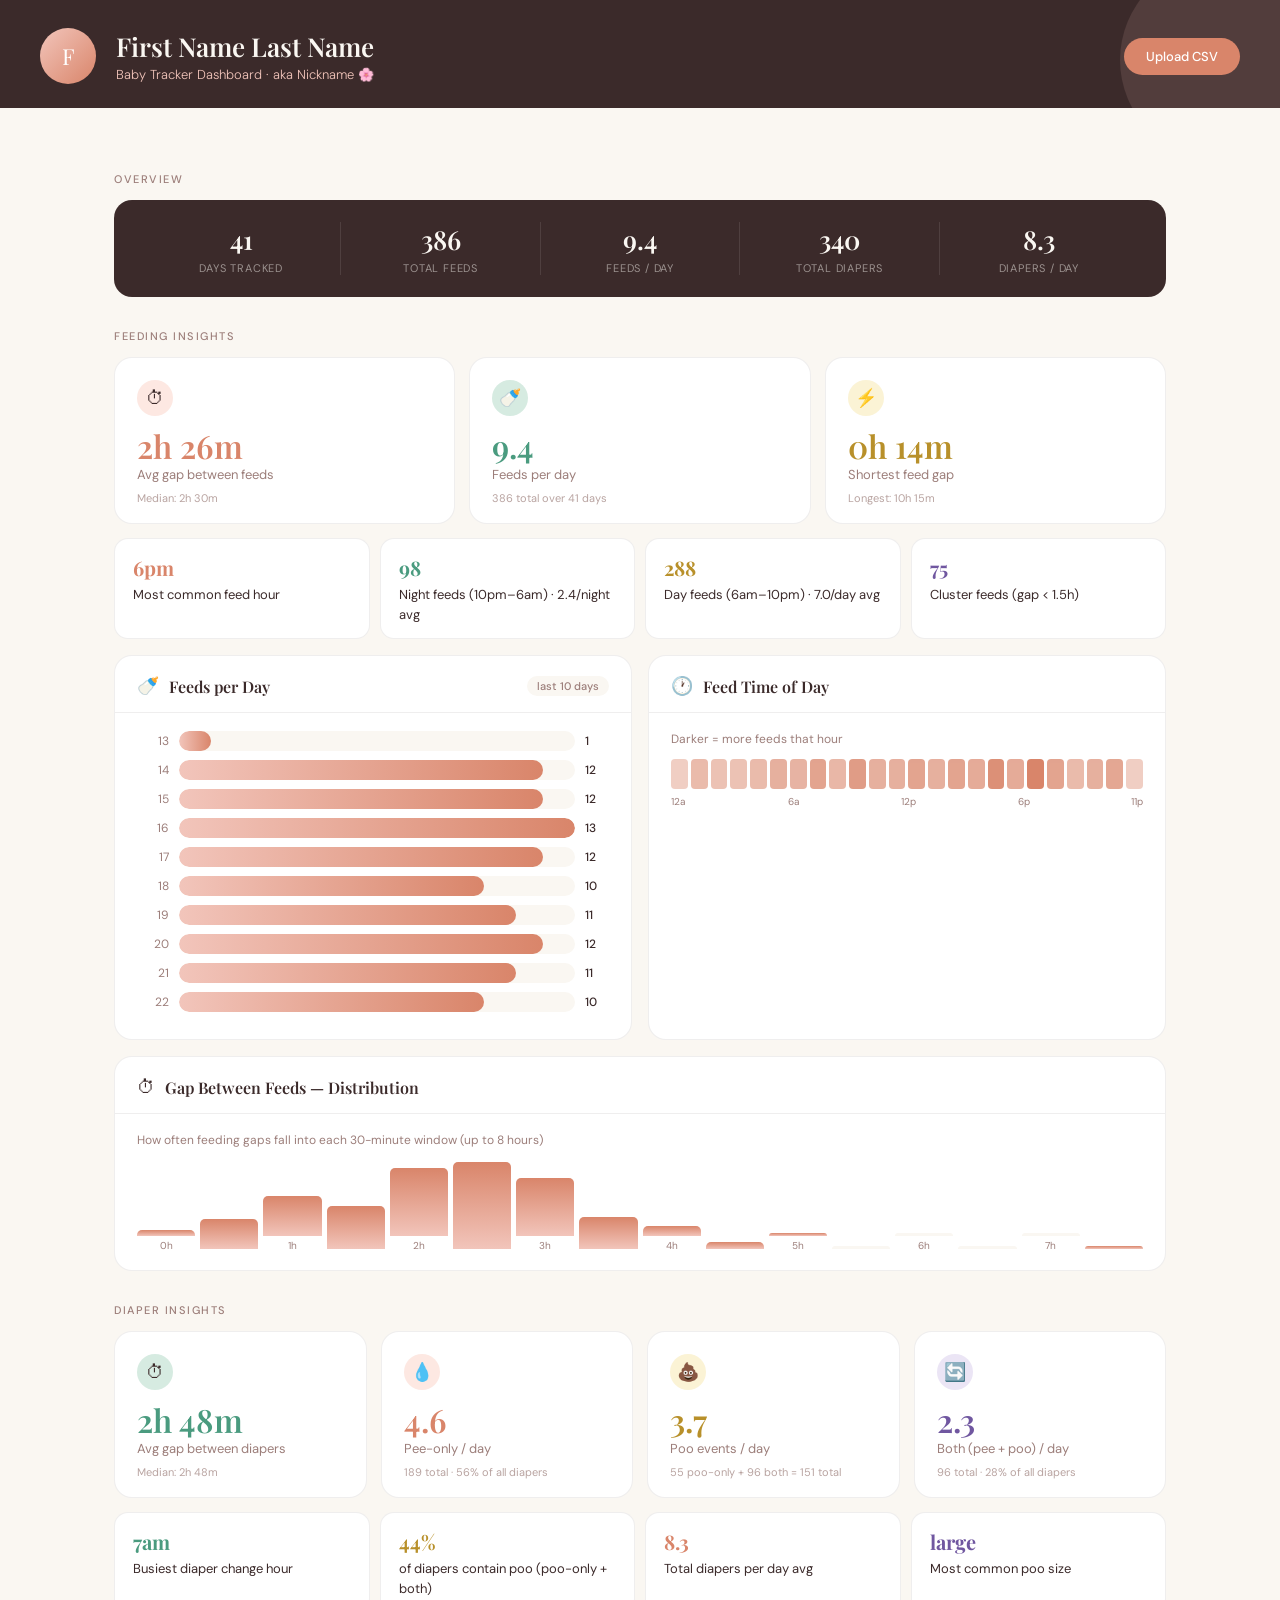
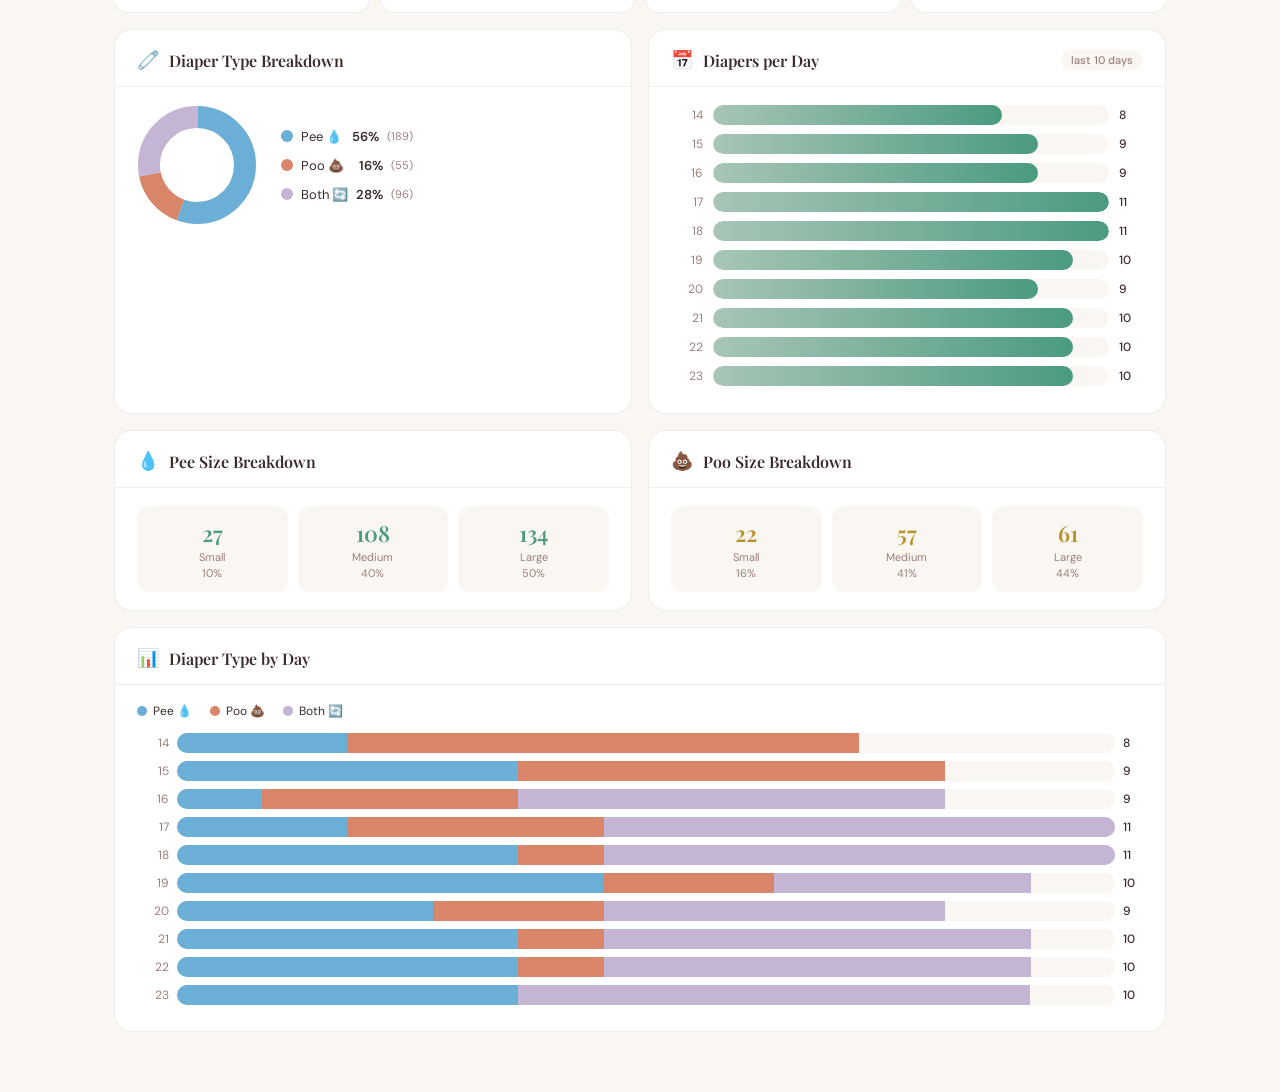
<file: static/dashboards/gabby.html>
<!DOCTYPE html>
<html lang="en">
<head>
<meta charset="UTF-8">
<meta name="viewport" content="width=device-width, initial-scale=1.0">
<title>Huckleberry Tracking Dashboard</title>
<link href="https://fonts.googleapis.com/css2?family=Playfair+Display:ital,wght@0,400;0,600;1,400&family=DM+Sans:wght@300;400;500&display=swap" rel="stylesheet">
<style>
  :root {
    --cream: #FAF7F2; --blush: #F2C5BB; --rose: #D9856A; --deep: #3B2A2A;
    --muted: #9C7E7A; --mint-light: #D6EBE1; --sun-light: #FBF3D5;
    --lilac-light: #EBE5F5; --card: #FFFFFF; --border: rgba(59,42,42,0.08);
  }
  * { margin:0; padding:0; box-sizing:border-box; }
  body { font-family:'DM Sans',sans-serif; background:var(--cream); color:var(--deep); min-height:100vh; }

  header {
    background:var(--deep); color:var(--cream); padding:28px 40px 24px;
    display:flex; align-items:center; gap:20px; position:relative; overflow:hidden;
  }
  header::before {
    content:''; position:absolute; top:-40px; right:-40px;
    width:200px; height:200px; border-radius:50%; background:var(--blush); opacity:0.12;
  }
  .avatar {
    width:56px; height:56px; border-radius:50%;
    background:linear-gradient(135deg,var(--blush),var(--rose));
    display:flex; align-items:center; justify-content:center;
    font-family:'Playfair Display',serif; font-size:22px; color:white; flex-shrink:0;
  }
  .header-text h1 { font-family:'Playfair Display',serif; font-size:26px; font-weight:600; }
  .header-text p { font-size:13px; color:var(--blush); margin-top:2px; font-weight:300; }
  .upload-btn {
    margin-left:auto; background:var(--rose); color:white; border:none;
    padding:10px 22px; border-radius:100px; font-family:'DM Sans',sans-serif;
    font-size:13px; font-weight:500; cursor:pointer; transition:all 0.2s; position:relative; z-index:1;
  }
  .upload-btn:hover { background:var(--blush); color:var(--deep); }
  #csvInput { display:none; }

  main { max-width:1100px; margin:0 auto; padding:32px 24px 60px; }

  #emptyState { text-align:center; padding:80px 20px; }
  .empty-icon { font-size:56px; margin-bottom:16px; animation:float 3s ease-in-out infinite; }
  @keyframes float { 0%,100%{transform:translateY(0)} 50%{transform:translateY(-8px)} }
  #emptyState h2 { font-family:'Playfair Display',serif; font-size:22px; margin-bottom:8px; }
  #emptyState p { color:var(--muted); font-size:14px; max-width:340px; margin:0 auto 24px; line-height:1.6; }
  .upload-btn-lg {
    background:var(--rose); color:white; border:none; padding:14px 32px; border-radius:100px;
    font-family:'DM Sans',sans-serif; font-size:15px; font-weight:500; cursor:pointer; transition:all 0.2s;
  }
  .upload-btn-lg:hover { transform:translateY(-2px); box-shadow:0 8px 24px rgba(217,133,106,0.35); }

  #dashboard { display:none; }

  .section-label {
    font-size:11px; font-weight:500; letter-spacing:1.5px; text-transform:uppercase;
    color:var(--muted); margin-bottom:14px; margin-top:32px;
  }

  .summary-strip { background:var(--deep); border-radius:18px; padding:22px 28px; display:flex; }
  .strip-item {
    flex:1; text-align:center; color:var(--cream);
    border-right:1px solid rgba(255,255,255,0.1); padding:0 16px;
  }
  .strip-item:last-child { border-right:none; }
  .strip-item .s-val { font-family:'Playfair Display',serif; font-size:26px; font-weight:600; }
  .strip-item .s-lbl { font-size:11px; opacity:0.5; margin-top:4px; text-transform:uppercase; letter-spacing:0.8px; }

  .stat-grid { display:grid; grid-template-columns:repeat(auto-fit,minmax(200px,1fr)); gap:14px; }
  .stat-card {
    background:var(--card); border-radius:18px; padding:22px 22px 18px;
    border:1px solid var(--border); transition:transform 0.2s;
  }
  .stat-card:hover { transform:translateY(-2px); }
  .stat-card .accent-dot {
    width:36px; height:36px; border-radius:50%;
    display:flex; align-items:center; justify-content:center; font-size:18px; margin-bottom:14px;
  }
  .stat-card .value { font-family:'Playfair Display',serif; font-size:32px; font-weight:600; line-height:1; margin-bottom:4px; }
  .stat-card .label { font-size:13px; color:var(--muted); }
  .stat-card .sublabel { font-size:11px; color:var(--muted); margin-top:8px; opacity:0.7; }
  .card-rose .accent-dot{background:#FDE8E2} .card-rose .value{color:var(--rose)}
  .card-mint .accent-dot{background:var(--mint-light)} .card-mint .value{color:#4A9B7F}
  .card-sun  .accent-dot{background:var(--sun-light)}  .card-sun .value{color:#B8902A}
  .card-lil  .accent-dot{background:var(--lilac-light)} .card-lil .value{color:#7057A0}

  .two-col { display:grid; grid-template-columns:1fr 1fr; gap:16px; }
  @media(max-width:720px){.two-col{grid-template-columns:1fr}}

  .panel { background:var(--card); border-radius:18px; border:1px solid var(--border); overflow:hidden; }
  .panel-header {
    padding:18px 22px 14px; border-bottom:1px solid var(--border);
    display:flex; align-items:center; gap:10px;
  }
  .panel-header .icon { font-size:18px; }
  .panel-header h3 { font-family:'Playfair Display',serif; font-size:16px; font-weight:600; }
  .panel-header .badge {
    margin-left:auto; background:var(--cream); font-size:11px;
    font-weight:500; padding:3px 10px; border-radius:100px; color:var(--muted);
  }
  .panel-body { padding:18px 22px; }

  .bar-row { display:flex; align-items:center; gap:10px; margin-bottom:9px; }
  .bar-label { font-size:12px; color:var(--muted); width:32px; text-align:right; flex-shrink:0; }
  .bar-track { flex:1; height:20px; background:var(--cream); border-radius:100px; overflow:hidden; }
  .bar-fill { height:100%; border-radius:100px; transition:width 0.6s cubic-bezier(0.4,0,0.2,1); }
  .bar-val { font-size:12px; color:var(--deep); font-weight:500; width:24px; flex-shrink:0; }

  .insight-row { display:flex; flex-wrap:wrap; gap:10px; }
  .chip {
    background:var(--card); border:1px solid var(--border); border-radius:14px;
    padding:14px 18px; font-size:13px; line-height:1.5; flex:1; min-width:160px;
  }
  .chip strong { display:block; font-size:20px; font-family:'Playfair Display',serif; color:var(--rose); margin-bottom:2px; }
  .chip.mint strong{color:#4A9B7F} .chip.sun strong{color:#B8902A} .chip.lil strong{color:#7057A0}

  .tod-grid { display:grid; grid-template-columns:repeat(24,1fr); gap:3px; margin-bottom:6px; }
  .tod-cell { height:30px; border-radius:4px; position:relative; cursor:default; }
  .tod-cell:hover::after {
    content:attr(data-tip); position:absolute; bottom:calc(100% + 5px); left:50%; transform:translateX(-50%);
    background:var(--deep); color:white; font-size:10px; padding:3px 8px; border-radius:6px;
    white-space:nowrap; pointer-events:none; z-index:10;
  }
  .tod-labels { display:flex; justify-content:space-between; font-size:10px; color:var(--muted); }

  .hist-wrap { display:flex; align-items:flex-end; gap:5px; height:90px; }
  .hist-col { flex:1; display:flex; flex-direction:column; align-items:center; gap:3px; height:100%; justify-content:flex-end; }
  .hist-bar { width:100%; border-radius:5px 5px 0 0; min-height:3px; }
  .hist-x { font-size:10px; color:var(--muted); }

  /* Donut */
  .donut-wrap { display:flex; align-items:center; gap:24px; }
  .donut-legend { display:flex; flex-direction:column; gap:12px; }
  .legend-item { display:flex; align-items:center; gap:8px; font-size:13px; }
  .legend-dot { width:12px; height:12px; border-radius:50%; flex-shrink:0; }
  .legend-name { flex:1; }
  .legend-pct { font-weight:600; }
  .legend-cnt { font-size:11px; color:var(--muted); }

  /* Stacked bar */
  .stacked-row { display:flex; align-items:center; gap:8px; margin-bottom:8px; }
  .stacked-label { font-size:12px; color:var(--muted); width:32px; text-align:right; flex-shrink:0; }
  .stacked-track { flex:1; height:20px; border-radius:100px; overflow:hidden; display:flex; background:var(--cream); }
  .stacked-seg { height:100%; transition:width 0.5s ease; }
  .stacked-total { font-size:12px; font-weight:500; width:20px; flex-shrink:0; }

  /* Size breakdown table */
  .size-grid { display:grid; grid-template-columns:1fr 1fr 1fr; gap:10px; }
  .size-cell {
    background:var(--cream); border-radius:12px; padding:12px 14px; text-align:center;
  }
  .size-cell .sz-val { font-family:'Playfair Display',serif; font-size:22px; font-weight:600; }
  .size-cell .sz-lbl { font-size:11px; color:var(--muted); margin-top:2px; }

  .error-msg { background:#FDE8E2; color:var(--rose); padding:14px 20px; border-radius:12px; font-size:14px; margin-bottom:20px; }
</style>
</head>
<body>

<header>
  <div class="avatar">F</div>
  <div class="header-text">
    <h1>First Name Last Name</h1>
    <p>Baby Tracker Dashboard · aka Nickname 🌸</p>
  </div>
  <button class="upload-btn" onclick="document.getElementById('csvInput').click()">Upload CSV</button>
  <input type="file" id="csvInput" accept=".csv" onchange="handleCSV(event)">
</header>

<main>
  <div id="emptyState">
    <div class="empty-icon">🌸</div>
    <h2>Welcome, Baby Tracker Dashboard</h2>
    <p>Upload your Huckleberry CSV export to see feeding and diaper insights beautifully organized.</p>
    <button class="upload-btn-lg" onclick="document.getElementById('csvInput').click()">Upload Huckleberry CSV</button>
  </div>

  <div id="dashboard">
    <div id="errorMsg"></div>

    <div class="section-label">Overview</div>
    <div class="summary-strip" id="summaryStrip"></div>

    <!-- ══ FEEDING ══ -->
    <div class="section-label">Feeding Insights</div>
    <div class="stat-grid" id="feedStatGrid"></div>
    <div style="margin-top:14px" class="insight-row" id="feedInsights"></div>

    <div style="margin-top:16px" class="two-col">
      <div class="panel">
        <div class="panel-header"><span class="icon">🍼</span><h3>Feeds per Day</h3><span class="badge" id="feedDayBadge"></span></div>
        <div class="panel-body" id="feedBarChart"></div>
      </div>
      <div class="panel">
        <div class="panel-header"><span class="icon">🕐</span><h3>Feed Time of Day</h3></div>
        <div class="panel-body">
          <p style="font-size:12px;color:var(--muted);margin-bottom:12px">Darker = more feeds that hour</p>
          <div class="tod-grid" id="todGrid"></div>
          <div class="tod-labels"><span>12a</span><span>6a</span><span>12p</span><span>6p</span><span>11p</span></div>
        </div>
      </div>
    </div>

    <div style="margin-top:16px" class="panel">
      <div class="panel-header"><span class="icon">⏱</span><h3>Gap Between Feeds — Distribution</h3></div>
      <div class="panel-body">
        <p style="font-size:12px;color:var(--muted);margin-bottom:14px">How often feeding gaps fall into each 30-minute window (up to 8 hours)</p>
        <div class="hist-wrap" id="feedHistogram"></div>
      </div>
    </div>

    <!-- ══ DIAPERS ══ -->
    <div class="section-label">Diaper Insights</div>
    <div class="stat-grid" id="diaperStatGrid"></div>
    <div style="margin-top:14px" class="insight-row" id="diaperInsights"></div>

    <div style="margin-top:16px" class="two-col">
      <div class="panel">
        <div class="panel-header"><span class="icon">🧷</span><h3>Diaper Type Breakdown</h3></div>
        <div class="panel-body" id="diaperDonut"></div>
      </div>
      <div class="panel">
        <div class="panel-header"><span class="icon">📅</span><h3>Diapers per Day</h3><span class="badge" id="diaperDayBadge"></span></div>
        <div class="panel-body" id="diaperBarChart"></div>
      </div>
    </div>

    <!-- Size breakdown -->
    <div style="margin-top:16px" class="two-col">
      <div class="panel">
        <div class="panel-header"><span class="icon">💧</span><h3>Pee Size Breakdown</h3></div>
        <div class="panel-body" id="peeSizeGrid"></div>
      </div>
      <div class="panel">
        <div class="panel-header"><span class="icon">💩</span><h3>Poo Size Breakdown</h3></div>
        <div class="panel-body" id="pooSizeGrid"></div>
      </div>
    </div>

    <!-- Stacked by day -->
    <div style="margin-top:16px" class="panel">
      <div class="panel-header"><span class="icon">📊</span><h3>Diaper Type by Day</h3></div>
      <div class="panel-body">
        <div style="display:flex;gap:18px;margin-bottom:14px;flex-wrap:wrap">
          <span style="display:flex;align-items:center;gap:6px;font-size:12px"><span style="width:10px;height:10px;border-radius:50%;background:#6BAED6;display:inline-block"></span>Pee 💧</span>
          <span style="display:flex;align-items:center;gap:6px;font-size:12px"><span style="width:10px;height:10px;border-radius:50%;background:#D9856A;display:inline-block"></span>Poo 💩</span>
          <span style="display:flex;align-items:center;gap:6px;font-size:12px"><span style="width:10px;height:10px;border-radius:50%;background:#C4B5D4;display:inline-block"></span>Both 🔄</span>
        </div>
        <div id="diaperStackedChart"></div>
      </div>
    </div>

  </div>
</main>

<script>
// ── CSV PARSER ─────────────────────────────────────────────────
function parseCSV(text) {
  const lines = text.split(/\r?\n/).filter(l => l.trim());
  if (lines.length < 2) return [];
  const headers = lines[0].split(',').map(h => h.trim().replace(/^"|"$/g,'').toLowerCase());
  return lines.slice(1).map(line => {
    const cols=[]; let inQ=false, cur='';
    for (let c of line) {
      if (c==='"'){inQ=!inQ}
      else if(c===','&&!inQ){cols.push(cur.trim());cur=''}
      else cur+=c;
    }
    cols.push(cur.trim());
    const obj={};
    headers.forEach((h,i)=>obj[h]=(cols[i]||'').replace(/^"|"$/g,'').trim());
    return obj;
  }).filter(r=>Object.values(r).some(v=>v));
}

// ── DIAPER TYPE from "End Condition" column ─────────────────────
// Values seen: "Pee", "Pee:small", "Pee:medium", "Pee:large",
//              "Poo", "Poo:small", "Poo:medium", "Poo:large",
//              "Both, pee:small poo:large" etc.
function parseDiaperEndCondition(row) {
  const raw = (row['end condition'] || '').trim();
  if (!raw) return { type: 'unknown', peeSize: null, pooSize: null, raw };

  const lower = raw.toLowerCase();

  // "Both, pee:X poo:Y"
  if (lower.startsWith('both')) {
    const peeMatch = lower.match(/pee:(\w+)/);
    const pooMatch = lower.match(/poo:(\w+)/);
    return {
      type: 'both',
      peeSize: peeMatch ? peeMatch[1] : null,
      pooSize: pooMatch ? pooMatch[1] : null,
      raw
    };
  }

  // "Poo" or "Poo:size"
  if (lower.startsWith('poo')) {
    const m = lower.match(/poo:?(\w+)?/);
    const size = m && m[1] && m[1] !== 'poo' ? m[1] : null;
    return { type: 'poo', peeSize: null, pooSize: size, raw };
  }

  // "Pee" or "Pee:size"
  if (lower.startsWith('pee')) {
    const m = lower.match(/pee:?(\w+)?/);
    const size = m && m[1] && m[1] !== 'pee' ? m[1] : null;
    return { type: 'pee', peeSize: size, pooSize: null, raw };
  }

  return { type: 'unknown', peeSize: null, pooSize: null, raw };
}

function detectType(row) {
  const t = (row.type || '').toLowerCase();
  if (/feed/.test(t)) return 'feed';
  if (/diaper/.test(t)) return 'diaper';
  return t || 'other';
}

function parseDate(row) {
  const raw = row.start || row.time || row.date || '';
  const d = new Date(raw);
  return isNaN(d) ? null : d;
}

// ── MAIN ──────────────────────────────────────────────────────
function handleCSV(e) {
  const file = e.target.files[0]; if (!file) return;
  const reader = new FileReader();
  reader.onload = ev => processData(ev.target.result);
  reader.readAsText(file);
}

function processData(text) {
  let rows = parseCSV(text);
  if (!rows.length) { showError('Could not parse CSV.'); return; }

  rows = rows.map(r => ({
    ...r,
    _type: detectType(r),
    _date: parseDate(r),
  })).filter(r => r._date).sort((a,b) => b._date - a._date);

  if (!rows.length) { showError('No valid date entries found.'); return; }

  document.getElementById('emptyState').style.display = 'none';
  document.getElementById('dashboard').style.display = 'block';

  const feeds   = rows.filter(r => r._type === 'feed');
  const diapers = rows.filter(r => r._type === 'diaper').map(r => ({
    ...r,
    _diaper: parseDiaperEndCondition(r)
  }));

  const oldest  = rows[rows.length-1]._date;
  const newest  = rows[0]._date;
  const daySpan = Math.max(1, Math.round((newest - oldest) / 86400000) + 1);

  const fmt12 = h => { const a=h>=12?'pm':'am'; return `${h%12||12}${a}`; };
  function fmtHrs(h) {
    if (h===null||isNaN(h)) return '—';
    const hh=Math.floor(h), mm=Math.round((h-hh)*60);
    return mm>0 ? `${hh}h ${mm}m` : `${hh}h`;
  }
  function gaps(arr, maxH=12) {
    const s=[...arr].sort((a,b)=>a._date-b._date), g=[];
    for (let i=1;i<s.length;i++) {
      const d=(s[i]._date-s[i-1]._date)/3600000;
      if (d>0&&d<=maxH) g.push(d);
    }
    return g;
  }
  function avg(a) { return a.length ? a.reduce((x,y)=>x+y,0)/a.length : null; }
  function med(a) {
    if (!a.length) return null;
    const s=[...a].sort((x,y)=>x-y), m=Math.floor(s.length/2);
    return s.length%2 ? s[m] : (s[m-1]+s[m])/2;
  }

  // ── SUMMARY ──
  document.getElementById('summaryStrip').innerHTML = `
    <div class="strip-item"><div class="s-val">${daySpan}</div><div class="s-lbl">Days Tracked</div></div>
    <div class="strip-item"><div class="s-val">${feeds.length}</div><div class="s-lbl">Total Feeds</div></div>
    <div class="strip-item"><div class="s-val">${(feeds.length/daySpan).toFixed(1)}</div><div class="s-lbl">Feeds / Day</div></div>
    <div class="strip-item"><div class="s-val">${diapers.length}</div><div class="s-lbl">Total Diapers</div></div>
    <div class="strip-item"><div class="s-val">${(diapers.length/daySpan).toFixed(1)}</div><div class="s-lbl">Diapers / Day</div></div>
  `;

  // ══════════════════════════════════════
  // FEEDING
  // ══════════════════════════════════════
  const fg   = gaps(feeds, 12);
  const avgG = avg(fg), medG = med(fg);
  const minG = fg.length ? Math.min(...fg) : null;
  const maxG = fg.length ? Math.max(...fg) : null;

  document.getElementById('feedStatGrid').innerHTML = `
    <div class="stat-card card-rose">
      <div class="accent-dot">⏱</div>
      <div class="value">${fmtHrs(avgG)}</div>
      <div class="label">Avg gap between feeds</div>
      <div class="sublabel">Median: ${fmtHrs(medG)}</div>
    </div>
    <div class="stat-card card-mint">
      <div class="accent-dot">🍼</div>
      <div class="value">${(feeds.length/daySpan).toFixed(1)}</div>
      <div class="label">Feeds per day</div>
      <div class="sublabel">${feeds.length} total over ${daySpan} days</div>
    </div>
    <div class="stat-card card-sun">
      <div class="accent-dot">⚡</div>
      <div class="value">${fmtHrs(minG)}</div>
      <div class="label">Shortest feed gap</div>
      <div class="sublabel">Longest: ${fmtHrs(maxG)}</div>
    </div>
  `;

  const fHours = Array(24).fill(0);
  feeds.forEach(f => fHours[f._date.getHours()]++);
  const peakH  = fHours.indexOf(Math.max(...fHours));
  const nightF = feeds.filter(f => { const h=f._date.getHours(); return h>=22||h<6; });
  const dayF   = feeds.filter(f => { const h=f._date.getHours(); return h>=6&&h<22; });
  const clust  = fg.filter(g=>g<1.5).length;

  document.getElementById('feedInsights').innerHTML = `
    <div class="chip"><strong>${fmt12(peakH)}</strong>Most common feed hour</div>
    <div class="chip mint"><strong>${nightF.length}</strong>Night feeds (10pm–6am) · ${(nightF.length/daySpan).toFixed(1)}/night avg</div>
    <div class="chip sun"><strong>${dayF.length}</strong>Day feeds (6am–10pm) · ${(dayF.length/daySpan).toFixed(1)}/day avg</div>
    <div class="chip lil"><strong>${clust}</strong>Cluster feeds (gap &lt; 1.5h)</div>
  `;

  // Per day bar
  const fbd = {};
  feeds.forEach(f => { const k=f._date.toLocaleDateString('en-US',{month:'short',day:'numeric'}); fbd[k]=(fbd[k]||0)+1; });
  const fde = Object.entries(fbd).slice(-10);
  document.getElementById('feedDayBadge').textContent = `last ${fde.length} days`;
  const fdm = Math.max(...fde.map(e=>e[1]),1);
  document.getElementById('feedBarChart').innerHTML = fde.reverse().map(([d,c]) => `
    <div class="bar-row">
      <span class="bar-label">${d.split(' ')[1]}</span>
      <div class="bar-track"><div class="bar-fill" style="width:${(c/fdm*100).toFixed(0)}%;background:linear-gradient(90deg,#F2C5BB,#D9856A)"></div></div>
      <span class="bar-val">${c}</span>
    </div>`).join('');

  // Heatmap
  const maxTod = Math.max(...fHours, 1);
  document.getElementById('todGrid').innerHTML = fHours.map((c,h) => {
    const op=c/maxTod;
    const bg=c===0?'var(--cream)':`rgba(217,133,106,${(0.15+op*0.85).toFixed(2)})`;
    return `<div class="tod-cell" style="background:${bg}" data-tip="${fmt12(h)}: ${c} feed${c!==1?'s':''}"></div>`;
  }).join('');

  // Histogram
  const buckets = Array(16).fill(0);
  fg.forEach(g => { const i=Math.min(Math.floor(g/0.5),15); buckets[i]++; });
  const bm = Math.max(...buckets, 1);
  document.getElementById('feedHistogram').innerHTML = buckets.map((c,i) => `
    <div class="hist-col">
      <div class="hist-bar" style="height:${(c/bm*100).toFixed(0)}%;background:${c>0?'linear-gradient(180deg,#D9856A,#F2C5BB)':'var(--cream)'}"></div>
      <span class="hist-x">${i%2===0?`${i/2}h`:''}</span>
    </div>`).join('');

  // ══════════════════════════════════════
  // DIAPERS — using parsed End Condition
  // ══════════════════════════════════════
  const pee  = diapers.filter(d => d._diaper.type === 'pee');
  const poo  = diapers.filter(d => d._diaper.type === 'poo');
  const both = diapers.filter(d => d._diaper.type === 'both');
  const dTot = diapers.length || 1;

  const dg = gaps(diapers, 12);

  // Count poo events: poo-only + both
  const pooEvents = poo.length + both.length;

  document.getElementById('diaperStatGrid').innerHTML = `
    <div class="stat-card card-mint">
      <div class="accent-dot">⏱</div>
      <div class="value">${fmtHrs(avg(dg))}</div>
      <div class="label">Avg gap between diapers</div>
      <div class="sublabel">Median: ${fmtHrs(med(dg))}</div>
    </div>
    <div class="stat-card card-rose">
      <div class="accent-dot">💧</div>
      <div class="value">${(pee.length/daySpan).toFixed(1)}</div>
      <div class="label">Pee-only / day</div>
      <div class="sublabel">${pee.length} total · ${(pee.length/dTot*100).toFixed(0)}% of all diapers</div>
    </div>
    <div class="stat-card card-sun">
      <div class="accent-dot">💩</div>
      <div class="value">${(pooEvents/daySpan).toFixed(1)}</div>
      <div class="label">Poo events / day</div>
      <div class="sublabel">${poo.length} poo-only + ${both.length} both = ${pooEvents} total</div>
    </div>
    <div class="stat-card card-lil">
      <div class="accent-dot">🔄</div>
      <div class="value">${(both.length/daySpan).toFixed(1)}</div>
      <div class="label">Both (pee + poo) / day</div>
      <div class="sublabel">${both.length} total · ${(both.length/dTot*100).toFixed(0)}% of all diapers</div>
    </div>
  `;

  // Size tallies
  function sizeTally(arr, sizeKey) {
    const t={small:0,medium:0,large:0};
    arr.forEach(d => { const s=d._diaper[sizeKey]; if(s&&t[s]!==undefined) t[s]++; });
    return t;
  }

  // Pee sizes: pee-only + both (peeSize from both)
  const peeSizes = {small:0,medium:0,large:0};
  pee.forEach(d=>{const s=d._diaper.peeSize;if(s&&peeSizes[s]!==undefined)peeSizes[s]++;});
  both.forEach(d=>{const s=d._diaper.peeSize;if(s&&peeSizes[s]!==undefined)peeSizes[s]++;});
  const peeSizeTotal = Object.values(peeSizes).reduce((a,b)=>a+b,0)||1;

  // Poo sizes: poo-only + both (pooSize from both)
  const pooSizes = {small:0,medium:0,large:0};
  poo.forEach(d=>{const s=d._diaper.pooSize;if(s&&pooSizes[s]!==undefined)pooSizes[s]++;});
  both.forEach(d=>{const s=d._diaper.pooSize;if(s&&pooSizes[s]!==undefined)pooSizes[s]++;});
  const pooSizeTotal = Object.values(pooSizes).reduce((a,b)=>a+b,0)||1;

  function sizeGridHTML(sizes, total, color) {
    return `<div class="size-grid">
      ${['small','medium','large'].map(sz => `
        <div class="size-cell">
          <div class="sz-val" style="color:${color}">${sizes[sz]}</div>
          <div class="sz-lbl">${sz.charAt(0).toUpperCase()+sz.slice(1)}</div>
          <div class="sz-lbl">${(sizes[sz]/total*100).toFixed(0)}%</div>
        </div>`).join('')}
    </div>`;
  }

  document.getElementById('peeSizeGrid').innerHTML = sizeGridHTML(peeSizes, peeSizeTotal, '#4A9B7F');
  document.getElementById('pooSizeGrid').innerHTML  = sizeGridHTML(pooSizes, pooSizeTotal, '#B8902A');

  // Insight chips
  const dHours = Array(24).fill(0);
  diapers.forEach(d => dHours[d._date.getHours()]++);
  const peakDH = dHours.indexOf(Math.max(...dHours));
  const stoolPct = ((pooEvents)/dTot*100).toFixed(0);
  const mostCommonPooSize = Object.entries(pooSizes).sort((a,b)=>b[1]-a[1])[0];

  document.getElementById('diaperInsights').innerHTML = `
    <div class="chip mint"><strong>${fmt12(peakDH)}</strong>Busiest diaper change hour</div>
    <div class="chip sun"><strong>${stoolPct}%</strong>of diapers contain poo (poo-only + both)</div>
    <div class="chip"><strong>${(diapers.length/daySpan).toFixed(1)}</strong>Total diapers per day avg</div>
    <div class="chip lil"><strong>${mostCommonPooSize[0]}</strong>Most common poo size</div>
  `;

  // Donut
  const dColors = {pee:'#6BAED6', poo:'#D9856A', both:'#C4B5D4'};
  const dLabels = {pee:'Pee 💧', poo:'Poo 💩', both:'Both 🔄'};
  const dtC = {pee:pee.length, poo:poo.length, both:both.length};
  const R=48,cx=60,cy=60,circ=2*Math.PI*R;
  let off=0;
  const segs = Object.entries(dtC).filter(([,v])=>v>0).map(([t,c]) => {
    const pct=c/dTot, s={t,c,pct,off,dash:pct*circ,gap:(1-pct)*circ};
    off+=pct*circ; return s;
  });
  document.getElementById('diaperDonut').innerHTML = `
    <div class="donut-wrap">
      <svg width="120" height="120" viewBox="0 0 120 120" style="flex-shrink:0">
        <circle cx="${cx}" cy="${cy}" r="${R}" fill="none" stroke="var(--cream)" stroke-width="22"/>
        ${segs.map(s=>`<circle cx="${cx}" cy="${cy}" r="${R}" fill="none" stroke="${dColors[s.t]}"
          stroke-width="22" stroke-dasharray="${s.dash} ${s.gap}"
          stroke-dashoffset="${-s.off+circ/4}"/>`).join('')}
      </svg>
      <div class="donut-legend">
        ${segs.map(s=>`
          <div class="legend-item">
            <span class="legend-dot" style="background:${dColors[s.t]}"></span>
            <span class="legend-name">${dLabels[s.t]}</span>
            <span class="legend-pct">${(s.pct*100).toFixed(0)}%</span>
            <span class="legend-cnt">(${s.c})</span>
          </div>`).join('')}
      </div>
    </div>`;

  // Per day bar
  const dbd = {};
  diapers.forEach(d => { const k=d._date.toLocaleDateString('en-US',{month:'short',day:'numeric'}); dbd[k]=(dbd[k]||0)+1; });
  const dde = Object.entries(dbd).slice(-10);
  document.getElementById('diaperDayBadge').textContent = `last ${dde.length} days`;
  const ddm = Math.max(...dde.map(e=>e[1]),1);
  document.getElementById('diaperBarChart').innerHTML = dde.reverse().map(([d,c]) => `
    <div class="bar-row">
      <span class="bar-label">${d.split(' ')[1]}</span>
      <div class="bar-track"><div class="bar-fill" style="width:${(c/ddm*100).toFixed(0)}%;background:linear-gradient(90deg,#A8C5B5,#4A9B7F)"></div></div>
      <span class="bar-val">${c}</span>
    </div>`).join('');

  // Stacked by day
  const dbdt = {};
  diapers.forEach(d => {
    const k = d._date.toLocaleDateString('en-US',{month:'short',day:'numeric'});
    if (!dbdt[k]) dbdt[k]={pee:0,poo:0,both:0};
    dbdt[k][d._diaper.type] = (dbdt[k][d._diaper.type]||0)+1;
  });
  const ste = Object.entries(dbdt).slice(-10);
  const stm = Math.max(...ste.map(([,v])=>v.pee+v.poo+v.both),1);
  document.getElementById('diaperStackedChart').innerHTML = ste.reverse().map(([day,ty]) => {
    const tot = ty.pee+ty.poo+ty.both;
    return `<div class="stacked-row">
      <span class="stacked-label">${day.split(' ')[1]}</span>
      <div class="stacked-track">
        ${ty.pee  ? `<div class="stacked-seg" style="width:${(ty.pee/stm*100).toFixed(1)}%;background:#6BAED6" title="Pee: ${ty.pee}"></div>` : ''}
        ${ty.poo  ? `<div class="stacked-seg" style="width:${(ty.poo/stm*100).toFixed(1)}%;background:#D9856A" title="Poo: ${ty.poo}"></div>` : ''}
        ${ty.both ? `<div class="stacked-seg" style="width:${(ty.both/stm*100).toFixed(1)}%;background:#C4B5D4" title="Both: ${ty.both}"></div>` : ''}
      </div>
      <span class="stacked-total">${tot}</span>
    </div>`;
  }).join('');
}

function showError(msg) {
  document.getElementById('emptyState').style.display = 'none';
  document.getElementById('dashboard').style.display = 'block';
  document.getElementById('errorMsg').innerHTML = `<div class="error-msg">⚠️ ${msg}</div>`;
}
</script>
<script id="embedded-csv" type="text/csv">
</script>
<script>
// Auto-load embedded CSV data on page load
window.addEventListener('DOMContentLoaded', function() {
  fetch('/static/dashboards/huckleberry_data.csv')
    .then(r => r.text())
    .then(text => processData(text))
    .catch(() => {});
});
</script>
</body>
</html>
</file>
<file: static/style.css>
/* ═══════════════════════════════════════
   TOKENS — matched to elliot_weiss_logo.svg
   Gold #c9a96e · Dark gold #8a6e3e · Cream #f5f0e8 · BG #0d0d0d
   ═══════════════════════════════════════ */
:root {
  --bg:        #0d0d0d;
  --bg-card:   rgba(201,169,110,0.04);
  --bg-glass:  rgba(201,169,110,0.06);
  --border:    rgba(201,169,110,0.12);
  --text:      #d4cfc6;
  --text-dim:  #8a8478;
  --white:     #f5f0e8;
  --gold:      #c9a96e;
  --gold-dark: #8a6e3e;
  --gold-light:#e2d1a8;
  --grad:      linear-gradient(135deg, #c9a96e, #e2d1a8, #8a6e3e);
  --grad-warm: linear-gradient(135deg, #c9a96e, #a3884e);
  --bg-alt:    #0f0e0b;
  --radius:    16px;
  --radius-sm: 10px;
  --font:      'Inter', -apple-system, BlinkMacSystemFont, 'Segoe UI', sans-serif;
  --font-serif:'Cormorant Garamond', Georgia, serif;
  --max-w:     1140px;
  --nav-h:     72px;
}

/* ═══════════════════════════════════════
   LIGHT MODE
   ═══════════════════════════════════════ */
html.light {
  --bg:        #f5f0e8;
  --bg-card:   rgba(138,110,62,0.06);
  --bg-glass:  rgba(138,110,62,0.07);
  --border:    rgba(138,110,62,0.18);
  --text:      #3d3929;
  --text-dim:  #6b6455;
  --white:     #1a1814;
  --gold:      #8a6e3e;
  --gold-dark: #6b5530;
  --gold-light:#5a4728;
  --grad:      linear-gradient(135deg, #8a6e3e, #b8944e, #6b5530);
  --grad-warm: linear-gradient(135deg, #8a6e3e, #6b5530);
  --bg-alt:    #ece5d8;
}
html.light body { background: var(--bg); }
html, body { transition: background-color .3s, color .3s; }
html.light #navbar.scrolled {
  background: rgba(245,240,232,0.88);
}
html.light .modal-header { background: rgba(245,240,232,0.95); }
html.light .card-icon { color: var(--bg); }
html.light .btn-glow { color: #f5f0e8; }
html.light .orb { opacity: .1; }
html.light .nav-logo-img { filter: brightness(0.45); }
html.light .modal-iframe { background: #fff; }

/* Theme toggle */
.theme-toggle {
  background: none;
  border: none;
  color: var(--text-dim);
  font-size: 1rem;
  cursor: pointer;
  padding: 4px;
  display: flex;
  align-items: center;
  justify-content: center;
  transition: color .2s;
}
.theme-toggle:hover {
  color: var(--gold);
}
.theme-toggle .fa-sun { display: none; }
html.light .theme-toggle .fa-sun { display: inline; }
html.light .theme-toggle .fa-moon { display: none; }

/* ═══════════════════════════════════════
   RESET
   ═══════════════════════════════════════ */
*, *::before, *::after { margin:0; padding:0; box-sizing:border-box; }
html { scroll-behavior: smooth; scroll-padding-top: var(--nav-h); }
body {
  font-family: var(--font);
  background: var(--bg);
  color: var(--text);
  line-height: 1.65;
  -webkit-font-smoothing: antialiased;
  overflow-x: hidden;
}
a { color: inherit; text-decoration: none; }
img { max-width: 100%; display: block; }
button { font-family: inherit; }

/* ═══════════════════════════════════════
   LAYOUT
   ═══════════════════════════════════════ */
.container    { max-width: var(--max-w); margin: 0 auto; padding: 0 1.5rem; }
.container-sm { max-width: 720px;       margin: 0 auto; padding: 0 1.5rem; }
section { padding: 7rem 0; }

/* ═══════════════════════════════════════
   GLASS HELPER
   ═══════════════════════════════════════ */
.glass-card {
  background: var(--bg-glass);
  border: 1px solid var(--border);
  border-radius: var(--radius);
  backdrop-filter: blur(16px);
  -webkit-backdrop-filter: blur(16px);
}

/* ═══════════════════════════════════════
   NAVBAR
   ═══════════════════════════════════════ */
#navbar {
  position: fixed; inset: 0 0 auto 0;
  height: var(--nav-h);
  z-index: 200;
  transition: background .35s, border-color .35s, backdrop-filter .35s;
  border-bottom: 1px solid transparent;
}
#navbar.scrolled {
  background: rgba(13,13,13,0.82);
  backdrop-filter: blur(14px);
  -webkit-backdrop-filter: blur(14px);
  border-bottom-color: var(--border);
}
.nav-inner {
  max-width: var(--max-w); margin:0 auto; padding:0 1.5rem;
  display:grid; grid-template-columns:1fr auto 1fr;
  align-items:center;
  height:100%;
}
.logo {
  display:flex; align-items:center;
  justify-self:start;
}
.nav-right {
  display:flex; align-items:center; gap:.5rem;
  justify-self:end;
}
.nav-logo-img {
  height: 56px;
  width: auto;
}
.nav-links {
  display:flex; gap:1.5rem;
  justify-self:center;
}
.nav-links a {
  font-size: .9rem; font-weight: 500; color: var(--text-dim);
  transition: color .2s;
  letter-spacing: 0.5px;
}
.nav-links a:hover { color: var(--gold); }
.nav-linkedin {
  display:inline-flex; align-items:center; gap:.3rem;
  padding:0; border:none; background:none;
  font-size:.9rem;
}
.nav-linkedin i { font-size:.85rem; }

/* hamburger */
.hamburger {
  display:none; flex-direction:column; gap:5px;
  background:none; border:none; cursor:pointer; padding:4px;
}
.hamburger span { display:block; width:22px; height:2px; background:var(--gold); border-radius:2px; transition:.3s; }
.hamburger.active span:nth-child(1){ transform:rotate(45deg) translate(5px,5px); }
.hamburger.active span:nth-child(2){ opacity:0; }
.hamburger.active span:nth-child(3){ transform:rotate(-45deg) translate(5px,-5px); }

@media(max-width:640px){
  .hamburger { display:flex; }
  .nav-links {
    position:absolute; top:var(--nav-h); left:0; right:0;
    flex-direction:column; gap:0; display:none;
    background: rgba(13,13,13,.96); backdrop-filter:blur(14px);
    border-bottom:1px solid var(--border);
    justify-self:auto;
  }
  .nav-links.open { display:flex; }
  .nav-links a { padding:1rem 1.5rem; border-top:1px solid var(--border); }
}

/* ═══════════════════════════════════════
   BUTTONS
   ═══════════════════════════════════════ */
.btn {
  display:inline-flex; align-items:center; justify-content:center; gap:.5rem;
  padding:.8rem 1.75rem; border-radius:var(--radius-sm);
  font-size:.9rem; font-weight:600; border:none; cursor:pointer;
  transition: transform .2s, box-shadow .3s;
  position: relative;
}
.btn:hover { transform:translateY(-2px); }

.btn-glow {
  background: var(--grad-warm); color: #0d0d0d;
  box-shadow: 0 0 20px rgba(201,169,110,.2);
}
.btn-glow:hover { box-shadow: 0 0 32px rgba(201,169,110,.4); }

.btn-glass {
  background: var(--bg-glass); color: var(--gold-light);
  border: 1px solid var(--border);
  backdrop-filter: blur(8px);
}
.btn-glass:hover { border-color: var(--gold); color:var(--white); }

.btn-full { width:100%; }

/* ═══════════════════════════════════════
   HERO
   ═══════════════════════════════════════ */
#hero {
  min-height: 100vh; display:flex; align-items:center; justify-content:center;
  text-align:center; position:relative; overflow:hidden;
  padding: calc(var(--nav-h) + 2rem) 1.5rem 4rem;
}
.hero-bg { position:absolute; inset:0; pointer-events:none; }
.orb {
  position:absolute; border-radius:50%; filter:blur(100px); opacity:.25;
  animation: float 12s ease-in-out infinite alternate;
}
.orb-1 { width:500px; height:500px; background:#c9a96e; top:-15%; left:-10%; }
.orb-2 { width:400px; height:400px; background:#8a6e3e; bottom:-10%; right:-5%; animation-delay:4s; }
.orb-3 { width:300px; height:300px; background:#e2d1a8; top:40%; left:55%; animation-delay:8s; opacity:.15; }

@keyframes float {
  to { transform: translate(40px, 30px) scale(1.08); }
}

.hero-content { position:relative; z-index:1; max-width:700px; }

.hero-headshot {
  width: 168px;
  height: 168px;
  border-radius: 50%;
  object-fit: cover;
  object-position: center 15%;
  margin: 0 auto 2rem;
  border: 3px solid var(--gold);
  box-shadow: 0 0 30px rgba(201,169,110,.2), 0 0 60px rgba(201,169,110,.08);
  cursor: pointer;
  transition: transform .35s cubic-bezier(.2,.9,.3,1.2), box-shadow .3s;
}
.hero-headshot:hover {
  transform: scale(1.04);
  box-shadow: 0 0 40px rgba(201,169,110,.4), 0 0 80px rgba(201,169,110,.15);
}

/* ═══════════════════════════════════════
   HEADSHOT MODAL
   ═══════════════════════════════════════ */
.headshot-modal {
  position:fixed; inset:0; z-index:1100;
  background:rgba(0,0,0,.88);
  -webkit-backdrop-filter: blur(6px);
  backdrop-filter: blur(6px);
  display:flex; align-items:center; justify-content:center;
  padding:2rem;
  opacity:0; pointer-events:none;
  transition: opacity .3s;
}
.headshot-modal.open { opacity:1; pointer-events:all; }
.headshot-modal-card {
  position:relative;
  max-width:min(500px, 90vw);
  max-height:90vh;
  transform: scale(.92);
  transition: transform .35s cubic-bezier(.2,.9,.3,1.2);
}
.headshot-modal.open .headshot-modal-card { transform: scale(1); }
.headshot-modal-img {
  display:block;
  width:100%;
  height:auto;
  max-height:90vh;
  object-fit:contain;
  border-radius:20px;
  border:2px solid var(--gold);
  box-shadow: 0 20px 60px rgba(0,0,0,.6), 0 0 40px rgba(201,169,110,.25);
}
.headshot-modal-close {
  position:absolute; top:-14px; right:-14px;
  width:40px; height:40px; border-radius:50%;
  background: var(--bg);
  border:1px solid var(--gold);
  color: var(--gold);
  font-size:1rem;
  cursor:pointer;
  display:flex; align-items:center; justify-content:center;
  transition: background .2s, color .2s, transform .2s;
  z-index:2;
}
.headshot-modal-close:hover {
  background: var(--gold);
  color: var(--bg);
  transform: scale(1.08);
}
@media (max-width:640px) {
  .headshot-modal { padding:1rem; }
  .headshot-modal-close { top:-10px; right:-10px; width:36px; height:36px; }
}

.hero-badge {
  display:inline-block; padding:.4rem 1.1rem; border-radius:50px;
  font-size:.75rem; font-weight:600; letter-spacing:2px; text-transform:uppercase;
  background: var(--bg-glass); border:1px solid var(--border); color:var(--gold);
  margin-bottom:1.5rem;
}
#hero h1 {
  font-family: var(--font-serif);
  font-size: clamp(2.8rem, 6.5vw, 4.2rem);
  font-weight:600; line-height:1.15; letter-spacing:1px;
  color: var(--white); margin-bottom:1.25rem;
}
.gradient-text {
  background: var(--grad); -webkit-background-clip:text; -webkit-text-fill-color:transparent;
}
.hero-sub {
  font-size:1.05rem; color:var(--text-dim); max-width:none; margin:0 auto 2.25rem;
  white-space:nowrap;
}
.hero-cta { display:flex; gap:1rem; justify-content:center; flex-wrap:wrap; margin-bottom:3.5rem; }

.hero-stats {
  display:inline-flex; align-items:center; gap:1.75rem;
  padding:1rem 2rem; border-radius:var(--radius);
  background:var(--bg-glass); border:1px solid var(--border);
}
.stat { display:flex; flex-direction:column; }
.stat-num { font-size:1.5rem; font-weight:800; color:var(--gold); line-height:1.2; }
.stat-label { font-size:.75rem; color:var(--text-dim); text-transform:uppercase; letter-spacing:1px; }
.stat-divider { width:1px; height:32px; background:var(--border); }

/* scroll indicator */
.scroll-indicator {
  position:absolute; bottom:2rem; left:50%; transform:translateX(-50%);
  animation: bob 2s ease-in-out infinite;
}
.mouse {
  width:24px; height:38px; border:2px solid var(--gold-dark); border-radius:12px;
  display:flex; justify-content:center; padding-top:6px;
}
.wheel {
  width:3px; height:8px; border-radius:3px; background:var(--gold);
  animation: scroll-wheel 2s ease-in-out infinite;
}
@keyframes bob { 0%,100%{ transform:translateX(-50%) translateY(0); } 50%{ transform:translateX(-50%) translateY(8px); } }
@keyframes scroll-wheel { 0%{ opacity:1; transform:translateY(0); } 100%{ opacity:0; transform:translateY(8px); } }

/* ═══════════════════════════════════════
   SECTION HEADERS
   ═══════════════════════════════════════ */
.section-header { text-align:center; margin-bottom:3.5rem; }
.section-tag {
  display:inline-block; font-size:.75rem; font-weight:700;
  text-transform:uppercase; letter-spacing:2px;
  color: var(--gold);
  margin-bottom:.75rem;
}
.section-header h2 {
  font-family: var(--font-serif);
  font-size:2.6rem; font-weight:600; color:var(--white);
  letter-spacing:0.5px; margin-bottom:.5rem;
}
.section-header p { color:var(--text-dim); max-width:440px; margin:0 auto; }

/* ═══════════════════════════════════════
   DASHBOARD CARDS
   ═══════════════════════════════════════ */
.card-grid {
  display:grid;
  grid-template-columns: repeat(auto-fill, minmax(330px,1fr));
  gap:1.5rem;
}
.card {
  position:relative; overflow:hidden;
  background: var(--bg-card);
  border:1px solid var(--border);
  border-radius:var(--radius);
  padding:1.75rem;
  transition: transform .3s, border-color .3s;
  cursor:pointer;
}
.card:hover {
  transform: translateY(-6px);
  border-color: rgba(201,169,110,.25);
}

/* mouse-follow glow */
.card-glow {
  position:absolute; inset:0; pointer-events:none; opacity:0;
  transition: opacity .4s;
  background: radial-gradient(350px circle at var(--mx) var(--my), var(--gold), transparent 70%);
  mix-blend-mode: soft-light;
}
.card:hover .card-glow { opacity:.5; }

.card-top { display:flex; align-items:center; justify-content:space-between; margin-bottom:1rem; }
.card-icon {
  width:44px; height:44px; border-radius:12px;
  display:flex; align-items:center; justify-content:center;
  font-size:1.1rem; color:#0d0d0d;
  background: linear-gradient(135deg, var(--gold), var(--gold-dark));
}
.card-cat {
  font-size:.72rem; font-weight:600; text-transform:uppercase; letter-spacing:1.2px;
  color: var(--gold);
}
.card h3 { font-size:1.15rem; font-weight:700; color:var(--white); margin-bottom:.5rem; }
.card p  { font-size:.88rem; color:var(--text-dim); margin-bottom:1.25rem; }

.card-tools { display:flex; flex-wrap:wrap; gap:.5rem; }
.tool-chip {
  padding:.25rem .7rem; border-radius:50px;
  font-size:.72rem; font-weight:600;
  background: rgba(201,169,110,.08); border:1px solid rgba(201,169,110,.15);
  color:var(--text-dim);
}

/* card view label */
.card-view-label {
  font-size:.78rem; font-weight:600; color:var(--gold);
  margin-top:.5rem; opacity:0; transition: opacity .3s;
  display:flex; align-items:center; gap:.4rem;
}
.card:hover .card-view-label { opacity:1; }

/* ═══════════════════════════════════════
   DASHBOARD MODAL
   ═══════════════════════════════════════ */
.modal-overlay {
  position:fixed; inset:0; z-index:1000;
  background:rgba(0,0,0,.85);
  display:flex; flex-direction:column;
  opacity:0; pointer-events:none;
  transition: opacity .3s;
}
.modal-overlay.open { opacity:1; pointer-events:all; }

.modal-header {
  display:flex; align-items:center; justify-content:space-between;
  padding:.75rem 1.5rem;
  background:rgba(13,13,13,.95);
  border-bottom:1px solid var(--border);
  flex-shrink:0;
}
.modal-title {
  font-family: var(--font-serif);
  font-size:1.1rem; font-weight:600; color:var(--gold);
}
.modal-close {
  background:none; border:1px solid var(--border); border-radius:8px;
  color:var(--text-dim); padding:.4rem 1rem; font-size:.85rem;
  font-family:var(--font); cursor:pointer;
  display:flex; align-items:center; gap:.4rem;
  transition: color .2s, border-color .2s;
}
.modal-close:hover { color:var(--white); border-color:var(--gold); }

.modal-iframe-wrap {
  flex:1; position:relative; overflow:hidden;
}
.modal-iframe {
  position:absolute; top:0; left:0;
  width:1440px; height:100%;
  border:none; background:#fff;
  transform-origin: top left;
}

/* ═══════════════════════════════════════
   RESEARCH SECTION
   ═══════════════════════════════════════ */
#research { background: linear-gradient(180deg, var(--bg) 0%, var(--bg-alt) 100%); }

/* ═══════════════════════════════════════
   CV SECTION
   ═══════════════════════════════════════ */
#cv { background: linear-gradient(180deg, var(--bg) 0%, var(--bg-alt) 100%); }

.cv-layout {
  display:grid;
  grid-template-columns: 1.4fr 1fr;
  gap:3rem;
  align-items:start;
}

.cv-layout-full {
  max-width: 900px;
  margin: 0 auto;
}

.cv-sub-section {
  margin-top: 5rem;
}
.cv-sub-section .section-header {
  margin-bottom: 2rem;
}

.cv-full-block {
  padding: 2rem;
}
.cv-full-block h4 {
  font-size: .95rem; font-weight: 700; color: var(--white); margin-bottom: 1rem;
  display: flex; align-items: center; gap: .5rem;
}
.cv-full-block h4 i { color: var(--gold); }

.cv-edu-grid {
  display: grid;
  grid-template-columns: 1fr 1fr;
  gap: 1.5rem;
}

@media(max-width:640px){
  .cv-edu-grid { grid-template-columns: 1fr; }
}

/* Timeline */
.timeline { position:relative; padding-left:2rem; }
.timeline::before {
  content:''; position:absolute; left:6px; top:8px; bottom:8px;
  width:2px; background: rgba(201,169,110,.15); border-radius:2px;
}
.tl-item { position:relative; margin-bottom:2.5rem; }
.tl-dot {
  position:absolute; left:-2rem; top:6px;
  width:14px; height:14px; border-radius:50%;
  background:var(--bg); border:2px solid var(--gold);
  box-shadow: 0 0 0 4px rgba(201,169,110,.12);
}
.tl-card {
  background:var(--bg-glass); border:1px solid var(--border);
  border-radius:var(--radius); padding:1.5rem;
  transition: border-color .3s;
}
.tl-card:hover { border-color: rgba(201,169,110,.25); }
.tl-year { font-size:.78rem; font-weight:600; color:var(--gold); }
.tl-card h4 { font-size:1.05rem; font-weight:700; color:var(--white); margin:.25rem 0 .15rem; }
.tl-company { font-size:.88rem; color:var(--text-dim); display:block; margin-bottom:.5rem; }
.tl-card p { font-size:.87rem; color:var(--text-dim); }
.tl-bullets {
  list-style: none; padding:0; margin:0;
}
.tl-bullets li {
  font-size:.87rem; color:var(--text-dim); padding-left:1rem;
  position:relative; margin-bottom:.35rem;
}
.tl-bullets li::before {
  content:''; position:absolute; left:0; top:.55em;
  width:5px; height:5px; border-radius:50%;
  background:var(--gold); opacity:.5;
}

/* Aside */
.cv-aside { display:flex; flex-direction:column; gap:1.5rem; }
.aside-block { padding:1.5rem; }
.aside-block h4 {
  font-size:.95rem; font-weight:700; color:var(--white); margin-bottom:1rem;
  display:flex; align-items:center; gap:.5rem;
}
.aside-block h4 i {
  color: var(--gold);
}

.skill-cloud { display:flex; flex-wrap:wrap; gap:.45rem; }
.skill-pill {
  padding:.3rem .8rem; border-radius:50px;
  font-size:.78rem; font-weight:600;
  background:rgba(201,169,110,.1); border:1px solid rgba(201,169,110,.18);
  color:var(--gold-light);
  transition: background .2s, border-color .2s;
}
.skill-pill:hover { background:rgba(201,169,110,.2); border-color:rgba(201,169,110,.35); }

.edu-degree { font-size:1rem; font-weight:700; color:var(--white); }
.edu-concentration { font-size:.88rem; color:var(--gold-light); margin-bottom:.2rem; }
.edu-school { font-size:.88rem; color:var(--gold); margin-bottom:.5rem; }
.edu-detail { font-size:.85rem; color:var(--text-dim); font-style:italic; }

@media(max-width:800px){
  .cv-layout { grid-template-columns:1fr; }
}

/* ═══════════════════════════════════════
   TESTIMONIALS
   ═══════════════════════════════════════ */
#testimonials { background: linear-gradient(180deg, var(--bg-alt) 0%, var(--bg) 100%); }

.testimonial-grid {
  display:grid;
  grid-template-columns: repeat(auto-fill, minmax(320px, 1fr));
  gap:1.5rem;
}

.testimonial-empty {
  padding:3rem 0;
  font-size:1rem;
}

.testimonial-card {
  padding:2rem;
  position:relative;
}

.testimonial-quote-icon {
  font-size:1.4rem;
  color:var(--gold);
  opacity:.4;
  margin-bottom:.75rem;
  display:block;
}
.testimonial-quote-close {
  text-align:right;
  margin-bottom:0;
  margin-top:.75rem;
}

.testimonial-quote {
  font-size:.95rem;
  color:var(--text);
  line-height:1.7;
  font-style:italic;
  margin-bottom:1.25rem;
}

.testimonial-author {
  border-top:1px solid var(--border);
  padding-top:.75rem;
}

.testimonial-name {
  font-size:.9rem;
  font-weight:700;
  color:var(--white);
}

.testimonial-title {
  font-size:.8rem;
  color:var(--gold);
  margin-top:.15rem;
}

.testimonial-form-wrap {
  max-width:720px;
  margin:0 auto;
  margin-top:3rem;
}

.testimonial-form-title {
  font-family:var(--font-serif);
  font-size:1.5rem;
  font-weight:600;
  color:var(--white);
  text-align:center;
  margin-bottom:1.5rem;
}

@media(max-width:640px){
  .testimonial-grid { grid-template-columns:1fr; }
  .testimonial-card { padding:1.25rem; }
  .testimonial-form-title { font-size:1.2rem; }
}

/* ═══════════════════════════════════════
   CONTACT
   ═══════════════════════════════════════ */
#contact { position:relative; }

.contact-form { padding:2.5rem; margin-bottom:2rem; }
.form-row { display:grid; grid-template-columns:1fr 1fr; gap:1rem; }
.form-group { margin-bottom:1.1rem; }
.form-group label {
  display:block; font-size:.82rem; font-weight:600; color:var(--text-dim);
  margin-bottom:.4rem;
}
.req { color:#c9a96e; }
.form-group input,
.form-group textarea {
  width:100%; padding:.75rem 1rem;
  border:1px solid var(--border); border-radius:var(--radius-sm);
  background:rgba(201,169,110,.03); color:var(--white);
  font-size:.92rem; font-family:var(--font);
  transition: border-color .25s, box-shadow .25s;
}
.form-group input::placeholder,
.form-group textarea::placeholder { color:var(--text-dim); }
.form-group input:focus,
.form-group textarea:focus {
  outline:none; border-color:var(--gold);
  box-shadow: 0 0 0 3px rgba(201,169,110,.12);
}
.form-group textarea { resize:vertical; }

.form-status { margin-top:1rem; font-size:.88rem; text-align:center; min-height:1.4em; }
.form-status.success { color:#c9a96e; }
.form-status.error   { color:#f87171; }

.contact-links {
  display:flex; gap:1rem; flex-wrap:wrap; justify-content:center;
}
.contact-chip {
  display:inline-flex; align-items:center; gap:.5rem;
  padding:.65rem 1.25rem; font-size:.88rem; font-weight:500;
  color:var(--text-dim); transition: color .2s, border-color .2s;
}
.contact-chip:hover { color:var(--gold); border-color:rgba(201,169,110,.3); }
.contact-chip i { font-size:1rem; }

@media(max-width:640px){
  .form-row { grid-template-columns:1fr; }
  .contact-form { padding:1.5rem; }
}

/* ═══════════════════════════════════════
   BACK TO TOP
   ═══════════════════════════════════════ */
.back-to-top {
  position:fixed; bottom:2rem; right:2rem; z-index:300;
  border-radius:24px; padding:.6rem 1rem;
  border:1px solid var(--border);
  background:var(--bg-glass);
  backdrop-filter:blur(12px); -webkit-backdrop-filter:blur(12px);
  color:var(--gold); font-size:.8rem; font-weight:600;
  cursor:pointer;
  display:flex; align-items:center; justify-content:center; gap:.4rem;
  opacity:0; pointer-events:none;
  transform:translateY(12px);
  transition: opacity .3s, transform .3s, border-color .2s;
  box-shadow:0 4px 16px rgba(0,0,0,.15);
}
.back-to-top i { font-size:.75rem; }
.back-to-top.visible {
  opacity:1; pointer-events:all; transform:translateY(0);
}
.back-to-top:hover {
  border-color:var(--gold); transform:translateY(-2px);
}

/* ═══════════════════════════════════════
   FOOTER
   ═══════════════════════════════════════ */
footer {
  text-align:center; padding:2.5rem 1.5rem;
  border-top:1px solid var(--border);
  font-size:.82rem; color:var(--text-dim);
}

/* ═══════════════════════════════════════
   SCROLL REVEAL
   ═══════════════════════════════════════ */
.reveal {
  opacity:0; transform:translateY(28px);
  transition: opacity .7s cubic-bezier(.16,1,.3,1), transform .7s cubic-bezier(.16,1,.3,1);
}
.reveal.visible { opacity:1; transform:translateY(0); }

/* staggered cards */
.card.reveal:nth-child(2) { transition-delay:.08s; }
.card.reveal:nth-child(3) { transition-delay:.16s; }
.card.reveal:nth-child(4) { transition-delay:.24s; }
.card.reveal:nth-child(5) { transition-delay:.32s; }
.card.reveal:nth-child(6) { transition-delay:.40s; }

/* ═══════════════════════════════════════
   RESPONSIVE TWEAKS
   ═══════════════════════════════════════ */

/* Tablet */
@media(max-width:900px){
  .cv-edu-grid { grid-template-columns:1fr; }
  .cv-layout-full { max-width:100%; }
}

/* Mobile */
@media(max-width:640px){
  section { padding:4rem 0; }

  /* Navbar */
  .nav-inner { display:flex; justify-content:space-between; }
  .nav-logo-img { height:48px; }
  .nav-linkedin { display:none !important; }
  .nav-links.open .nav-linkedin { display:inline-flex !important; }
  .hamburger { display:flex !important; }
  .theme-toggle { position:fixed; left:50%; transform:translateX(-50%); top:0; height:var(--nav-h); z-index:201; }

  /* Hero */
  #hero { padding:calc(var(--nav-h) + 1rem) 1rem 3rem; }
  #hero h1 { font-size:2rem; letter-spacing:0; }
  .hero-headshot { width:120px; height:120px; margin-bottom:1.5rem; }
  .hero-badge { font-size:.6rem; letter-spacing:1px; padding:.35rem .9rem; white-space:normal; max-width:90%; }
  .hero-sub { white-space:normal !important; font-size:.95rem; max-width:100%; padding:0 .5rem; }
  .hero-cta { flex-direction:column; align-items:center; gap:.75rem; }
  .hero-cta .btn { width:100%; max-width:280px; }

  /* Section headers */
  .section-header h2 { font-size:1.7rem; }
  .section-tag { font-size:.68rem; }

  /* Dashboard cards */
  .card-grid { grid-template-columns:1fr; }
  .card { padding:1.25rem; }

  /* CV */
  .timeline { padding-left:1.5rem; }
  .tl-card { padding:1.1rem; }
  .tl-card h4 { font-size:.95rem; }
  .tl-card p { font-size:.82rem; }
  .cv-sub-section { margin-top:3.5rem; }
  .cv-full-block { padding:1.25rem; }
  .skill-pill { font-size:.72rem; padding:.25rem .65rem; }

  /* Education */
  .cv-edu-grid { grid-template-columns:1fr; }
  .edu-degree { font-size:.9rem; }

  /* Contact */
  .contact-form { padding:1.25rem; }
  .form-row { grid-template-columns:1fr; }

  /* Modal */
  .modal-header { padding:.5rem 1rem; }
  .modal-title { font-size:.9rem; }
  .modal-close { font-size:.78rem; padding:.3rem .75rem; }

  /* General */
  .hero-logo { width: 160px; }
  .hero-stats { flex-direction:column; gap:.75rem; padding:1rem 1.5rem; }
  .stat-divider { width:40px; height:1px; }
}
</file>
